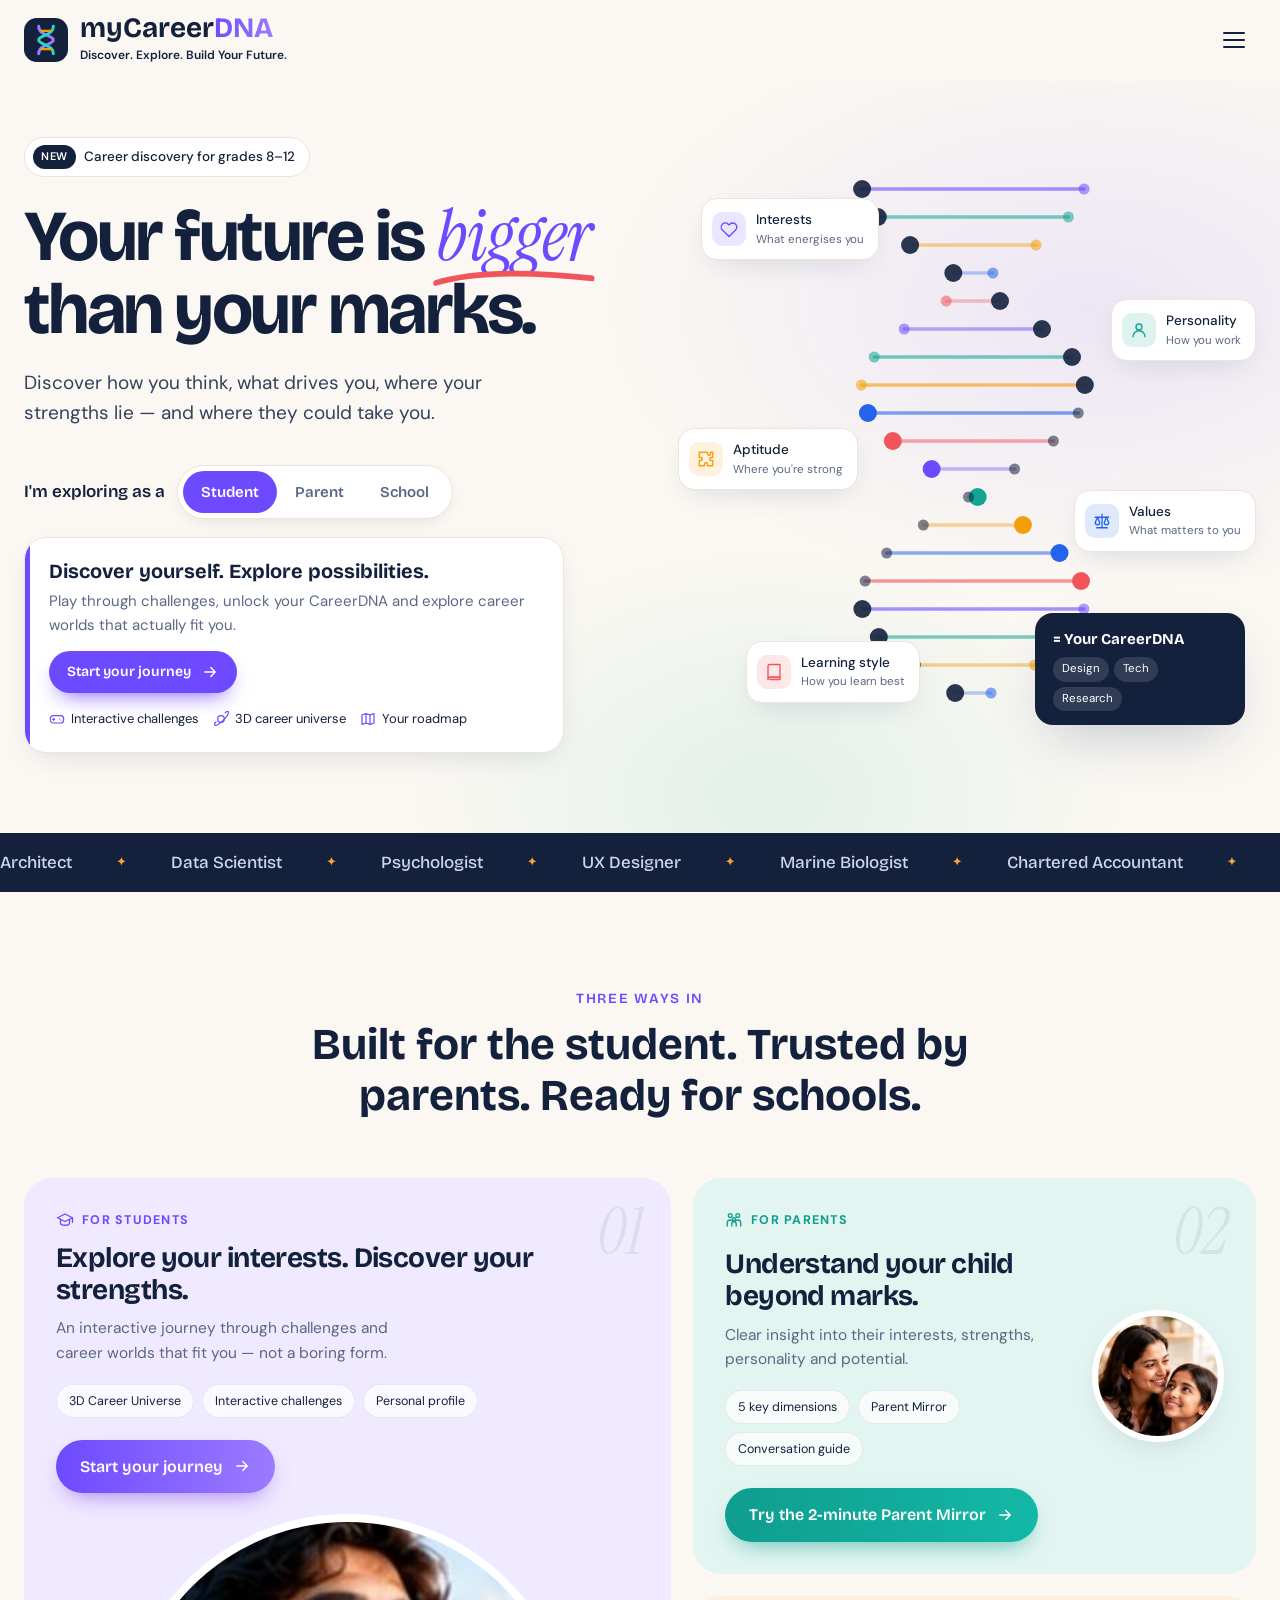
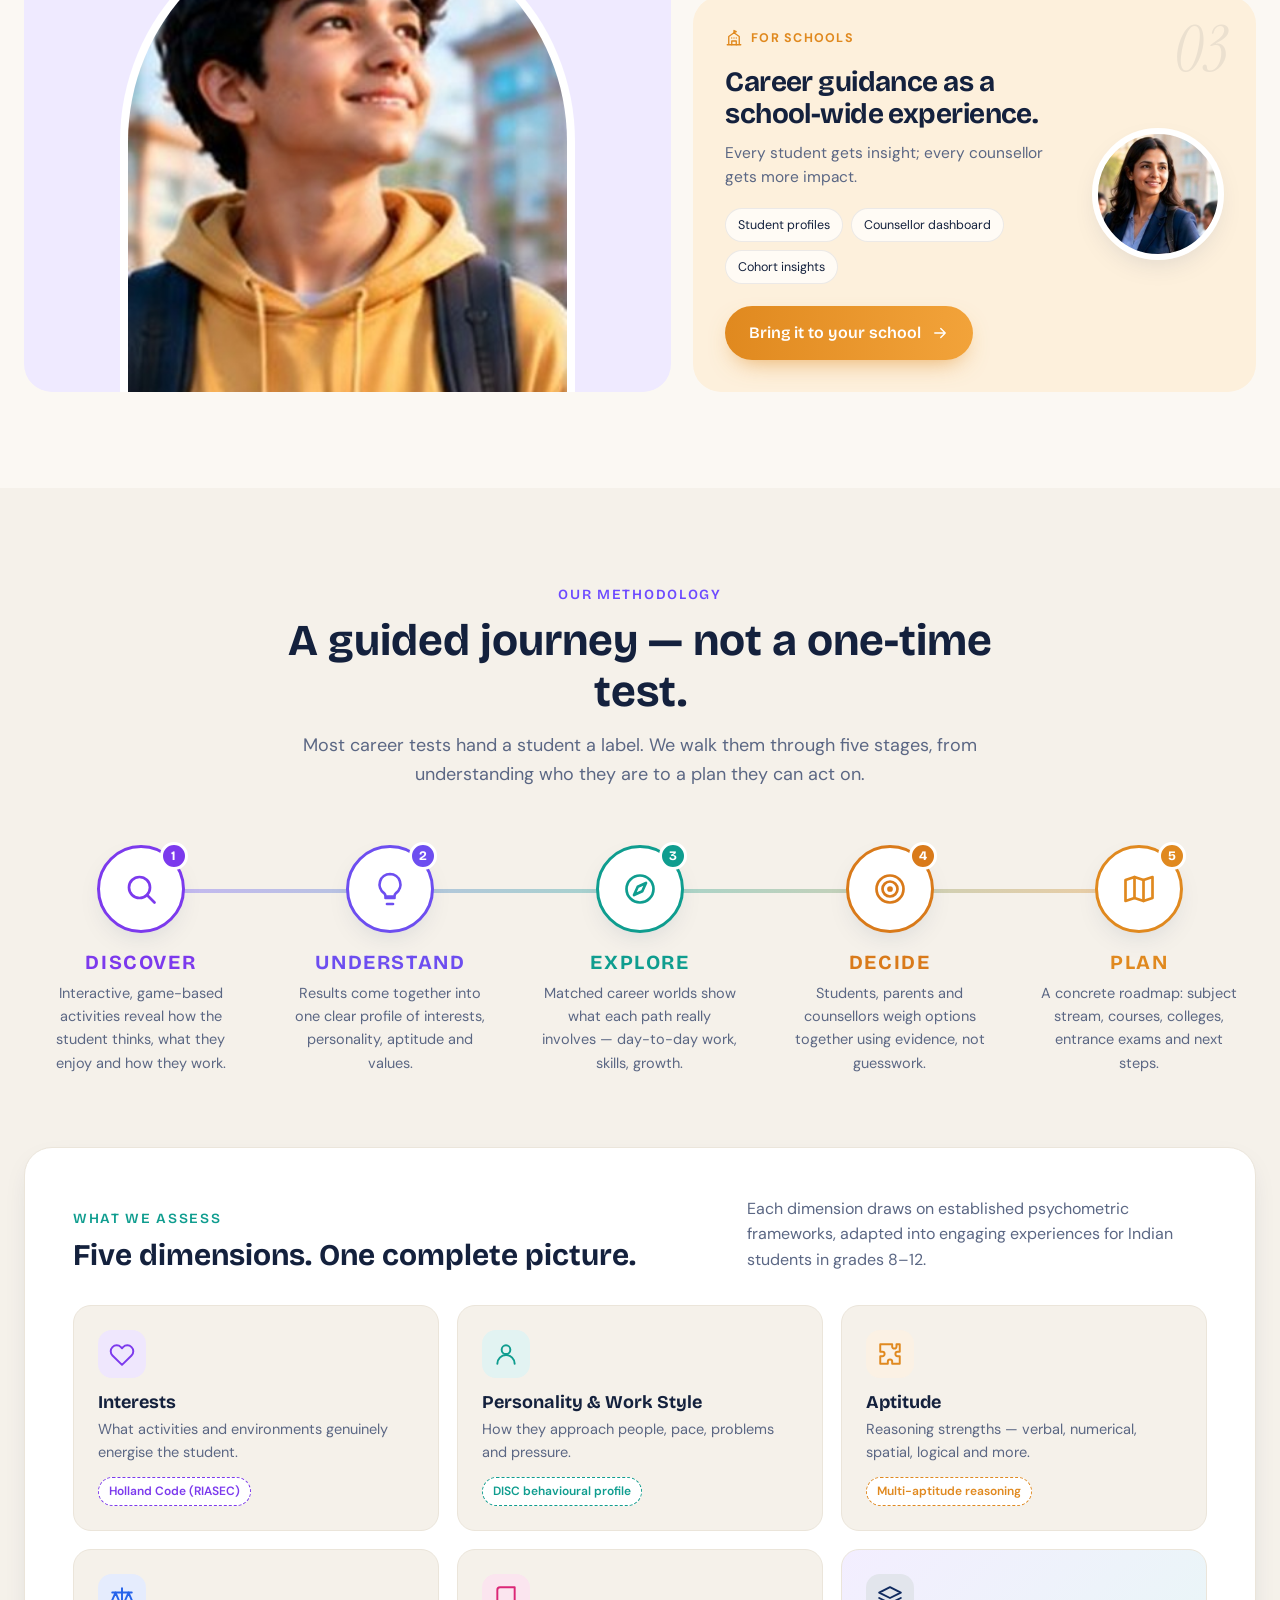
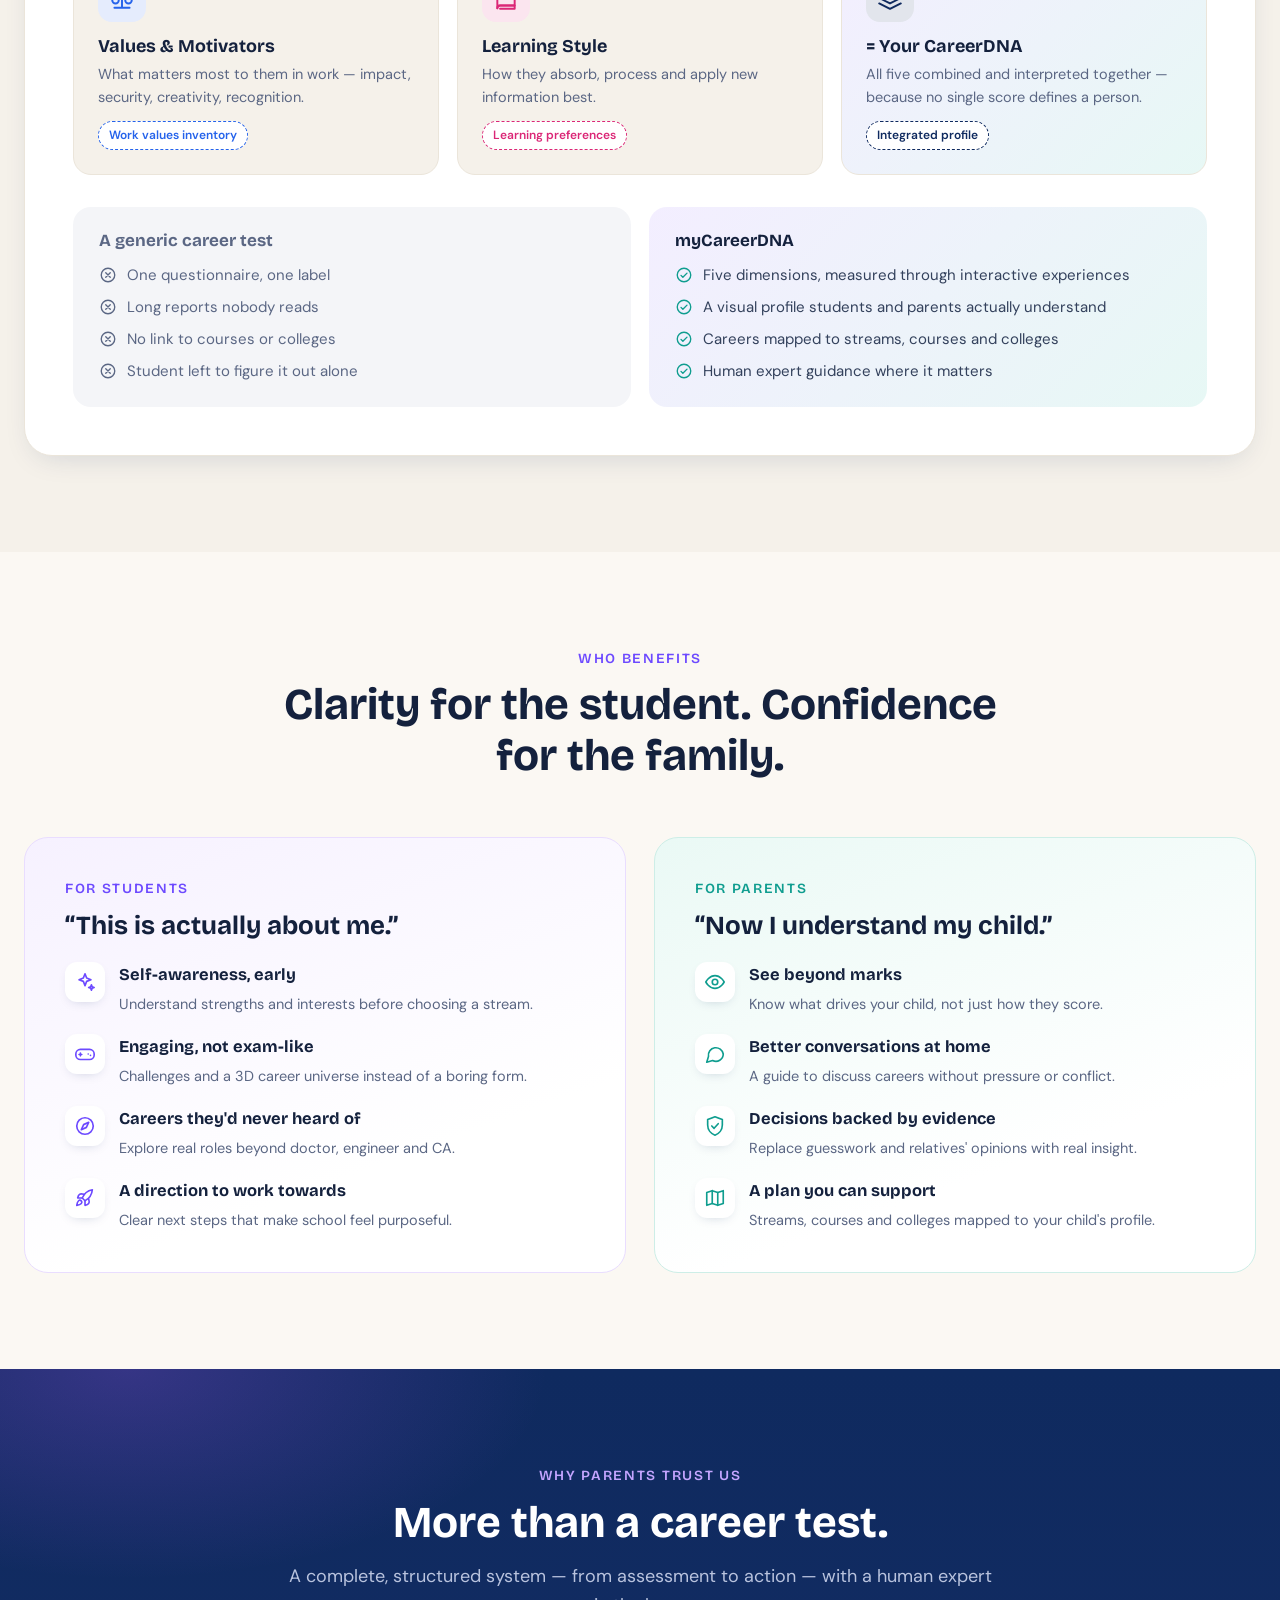
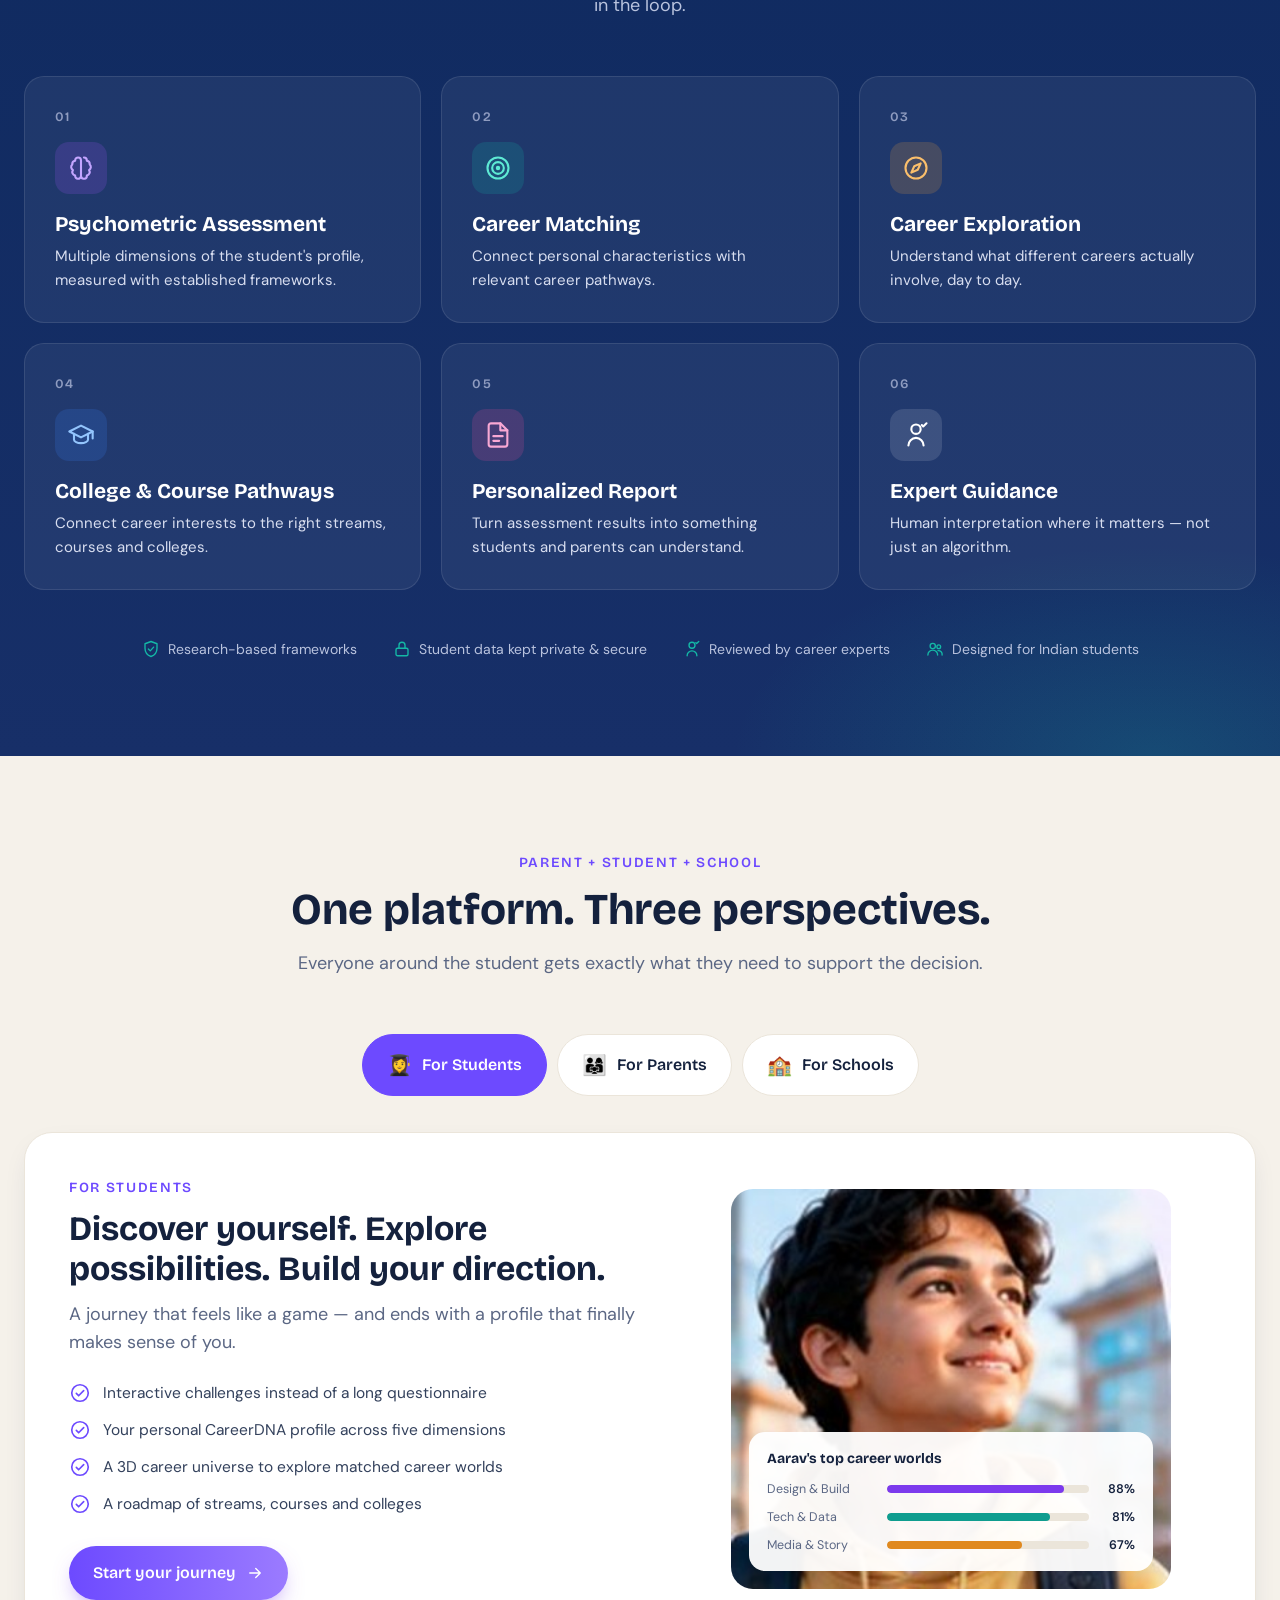
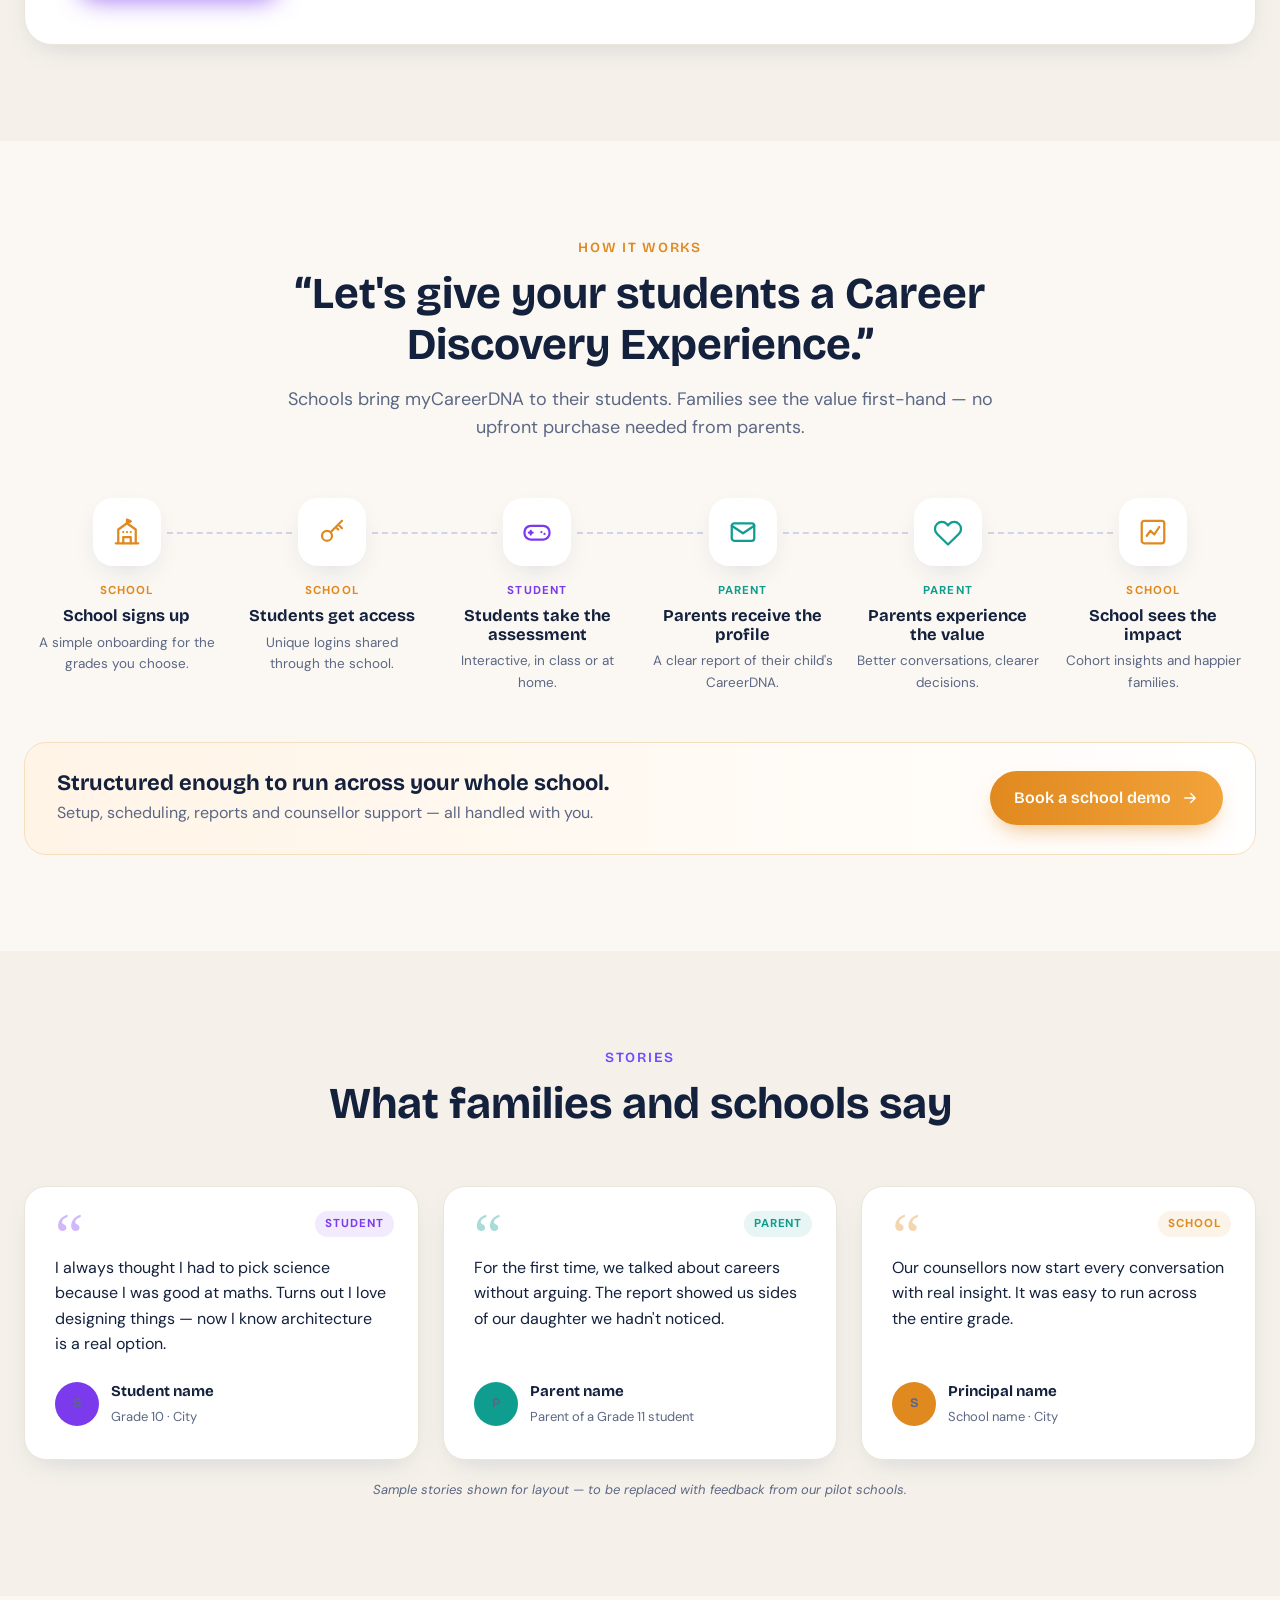
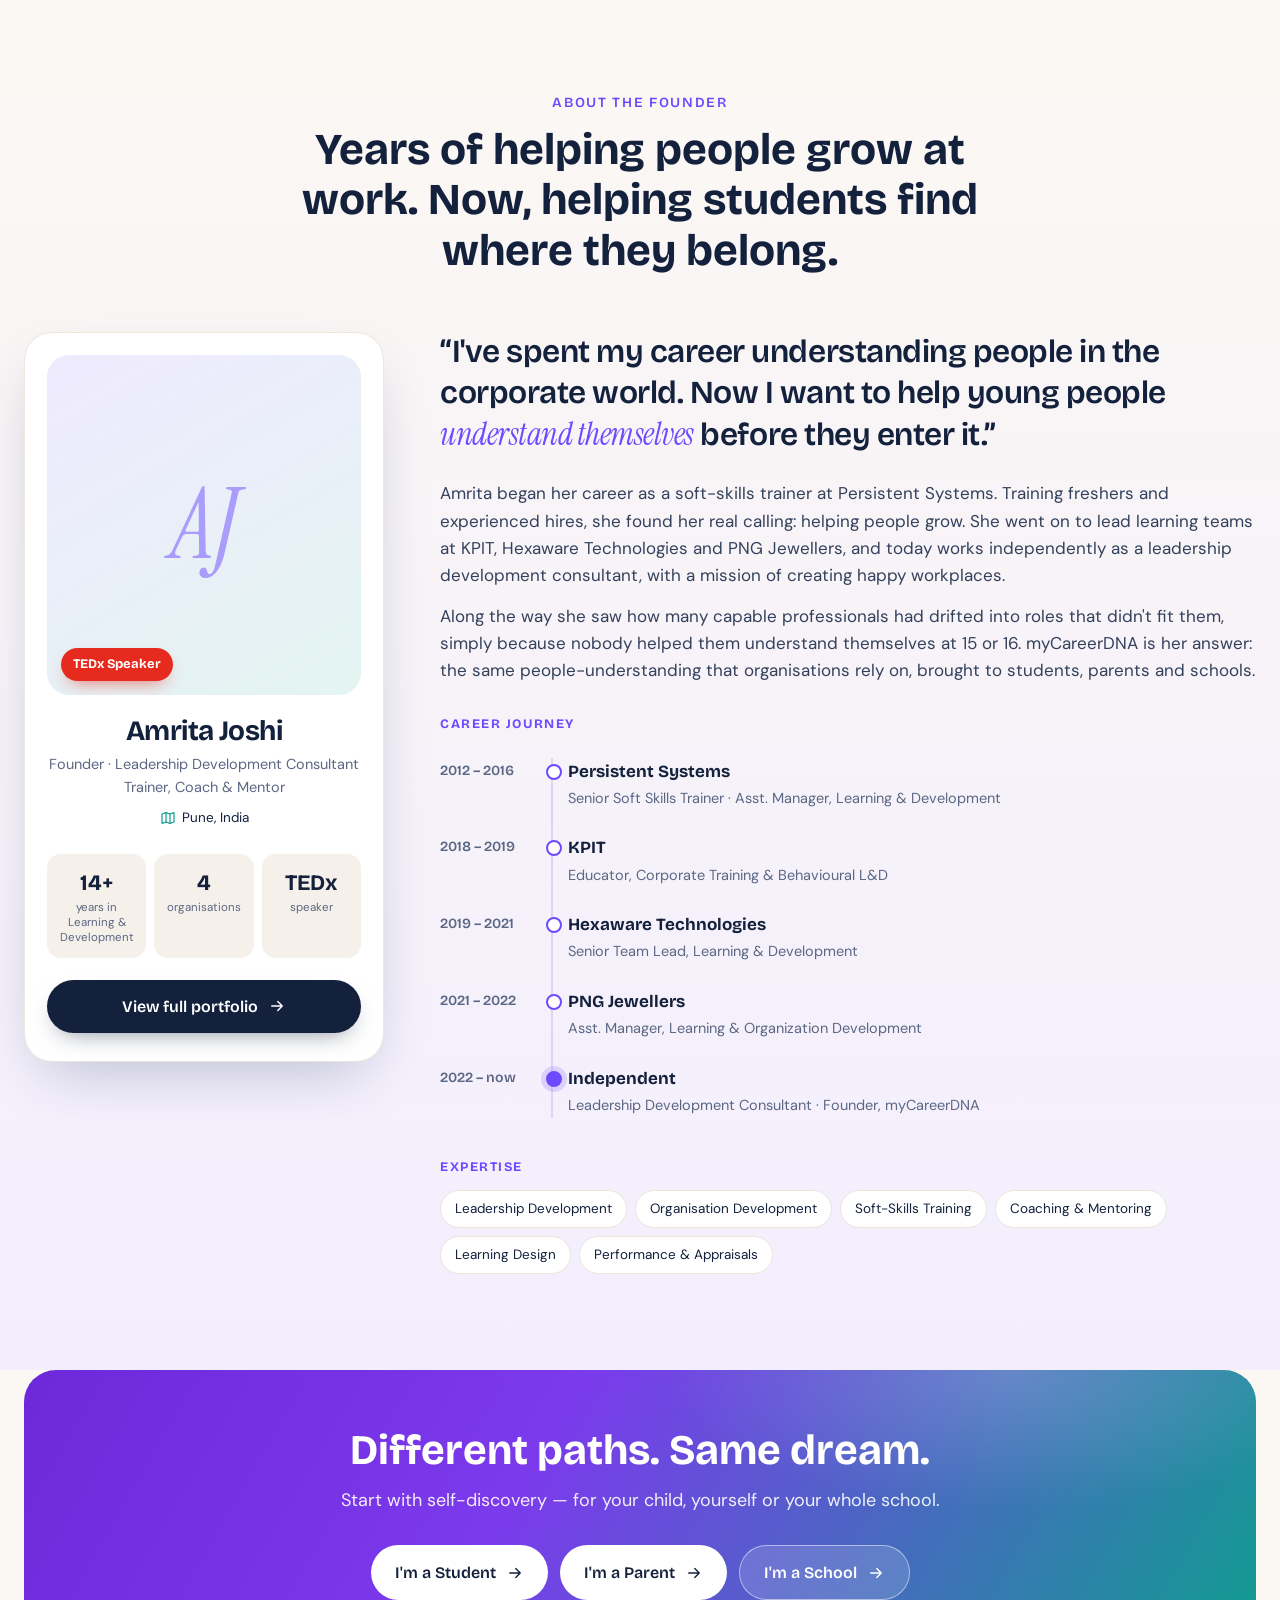
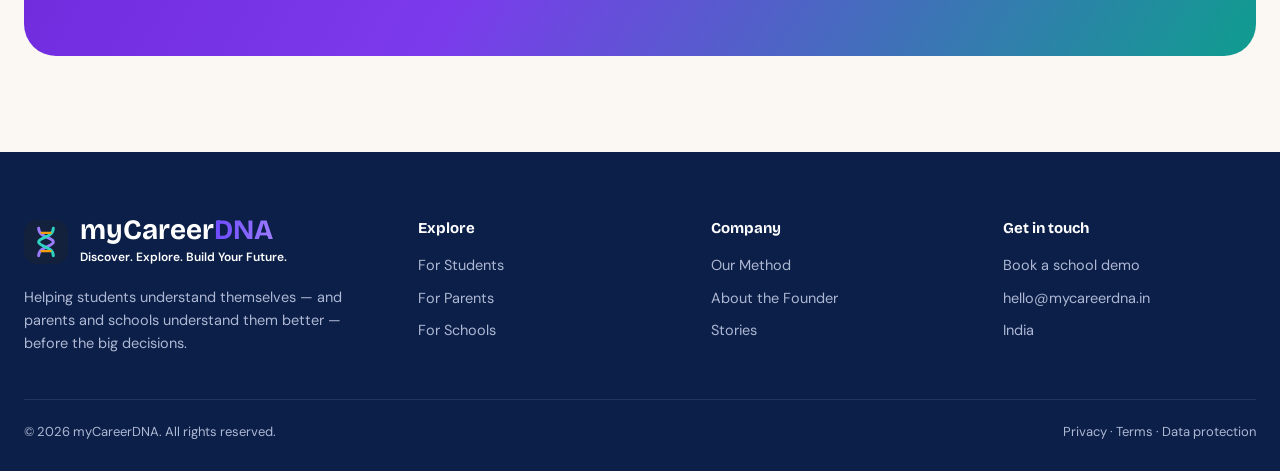
<file: index.html>
<!doctype html>
<html lang="en">
<head>
  <meta charset="utf-8" />
  <meta name="viewport" content="width=device-width, initial-scale=1" />
  <title>myCareerDNA — Your future is bigger than your marks</title>
  <meta name="description" content="Career discovery for students, clarity for parents, structured guidance for schools." />
  <link rel="preconnect" href="https://fonts.googleapis.com" />
  <link rel="preconnect" href="https://fonts.gstatic.com" crossorigin />
  <link href="https://fonts.googleapis.com/css2?family=Bricolage+Grotesque:opsz,wght@12..96,500;12..96,600;12..96,700&family=Caveat:wght@500;600&family=DM+Sans:opsz,wght@9..40,400;9..40,500;9..40,600&family=Instrument+Serif:ital@0;1&display=swap" rel="stylesheet" />
  <link rel="stylesheet" href="css/styles.css" />
</head>
<body data-page="home" id="top">

<!-- ================= HERO ================= -->
<section class="hero2">
  <div class="container hero2-grid">
    <div>
      <span class="pill-eyebrow"><b>NEW</b> Career discovery for grades 8–12</span>
      <h1>Your future is <span class="serif">bigger<svg viewBox="0 0 200 20" preserveAspectRatio="none" aria-hidden="true"><path d="M3 14 C 50 4, 120 4, 197 10" fill="none" stroke="currentColor" stroke-width="5" stroke-linecap="round"/></svg></span> than your marks.</h1>
      <p class="lead">Discover how you think, what drives you, where your strengths lie — and where they could take you.</p>

      <div class="switch-wrap">
        <div class="switch-label">I'm exploring as a
          <div class="seg" role="tablist" aria-label="Choose who you are">
            <span class="thumb"></span>
            <button role="tab" data-aud="student" aria-selected="true">Student</button>
            <button role="tab" data-aud="parent" aria-selected="false">Parent</button>
            <button role="tab" data-aud="school" aria-selected="false">School</button>
          </div>
        </div>
        <div class="preview" id="aud-preview" aria-live="polite"></div>
      </div>
    </div>

    <div class="helix-stage" aria-label="Your CareerDNA: five dimensions woven together">
      <svg class="helix" id="helix" viewBox="0 0 460 560" preserveAspectRatio="xMidYMid meet" aria-hidden="true"></svg>
      <div class="helix-card h1" style="--c:#6d4aff"><span class="dot"><i data-icon="heart"></i></span><div>Interests<small>What energises you</small></div></div>
      <div class="helix-card h2" style="--c:#12a594"><span class="dot"><i data-icon="user"></i></span><div>Personality<small>How you work</small></div></div>
      <div class="helix-card h3" style="--c:#f59e0b"><span class="dot"><i data-icon="puzzle"></i></span><div>Aptitude<small>Where you're strong</small></div></div>
      <div class="helix-card h4" style="--c:#2563eb"><span class="dot"><i data-icon="scale"></i></span><div>Values<small>What matters to you</small></div></div>
      <div class="helix-card h5" style="--c:#f2545b"><span class="dot"><i data-icon="book"></i></span><div>Learning style<small>How you learn best</small></div></div>
      <div class="helix-result"><b>= Your CareerDNA</b><div class="tags"><span>Design</span><span>Tech</span><span>Research</span></div></div>
    </div>
  </div>
</section>

<div class="strip" aria-hidden="true">
  <div class="strip-track">
    <span>Architect</span><span>Data Scientist</span><span>Psychologist</span><span>UX Designer</span><span>Marine Biologist</span><span>Chartered Accountant</span><span>Game Developer</span><span>Journalist</span><span>Civil Servant</span><span>Aerospace Engineer</span><span>Chef</span><span>Doctor</span><span>Entrepreneur</span><span>Animator</span>
    <span>Architect</span><span>Data Scientist</span><span>Psychologist</span><span>UX Designer</span><span>Marine Biologist</span><span>Chartered Accountant</span><span>Game Developer</span><span>Journalist</span><span>Civil Servant</span><span>Aerospace Engineer</span><span>Chef</span><span>Doctor</span><span>Entrepreneur</span><span>Animator</span>
  </div>
</div>

<!-- ================= AUDIENCE BENTO ================= -->
<section class="section">
  <div class="container">
    <div class="section-head reveal">
      <div class="eyebrow">Three ways in</div>
      <h2>Built for the student. Trusted by parents. Ready for schools.</h2>
    </div>
    <div class="bento">
      <a class="tile tile--student reveal" href="students.html">
        <span class="num">01</span>
        <span class="tag"><i data-icon="cap"></i> For students</span>
        <h3>Explore your interests. Discover your strengths.</h3>
        <p>An interactive journey through challenges and career worlds that fit you — not a boring form.</p>
        <div class="tile-links"><span>3D Career Universe</span><span>Interactive challenges</span><span>Personal profile</span></div>
        <span class="btn btn--purple">Start your journey <i data-icon="arrow"></i></span>
        <div class="arch" style="background-image:url(assets/student.jpg)"></div>
      </a>
      <a class="tile tile--parent reveal" href="parents.html">
        <span class="num">02</span>
        <div class="tile-side">
          <div>
            <span class="tag"><i data-icon="family"></i> For parents</span>
            <h3>Understand your child beyond marks.</h3>
            <p>Clear insight into their interests, strengths, personality and potential.</p>
            <div class="tile-links"><span>5 key dimensions</span><span>Parent Mirror</span><span>Conversation guide</span></div>
            <span class="btn btn--teal">Try the 2-minute Parent Mirror <i data-icon="arrow"></i></span>
          </div>
          <div class="circle" style="background-image:url(assets/parent.jpg)"></div>
        </div>
      </a>
      <a class="tile tile--school reveal" href="schools.html">
        <span class="num">03</span>
        <div class="tile-side">
          <div>
            <span class="tag"><i data-icon="school"></i> For schools</span>
            <h3>Career guidance as a school-wide experience.</h3>
            <p>Every student gets insight; every counsellor gets more impact.</p>
            <div class="tile-links"><span>Student profiles</span><span>Counsellor dashboard</span><span>Cohort insights</span></div>
            <span class="btn btn--orange">Bring it to your school <i data-icon="arrow"></i></span>
          </div>
          <div class="circle" style="background-image:url(assets/school.jpg)"></div>
        </div>
      </a>
    </div>
  </div>
</section>

<!-- ================= METHODOLOGY ================= -->
<section class="section section--soft method" id="method">
  <div class="container">
    <div class="section-head reveal">
      <div class="eyebrow">Our methodology</div>
      <h2>A guided journey — not a one-time test.</h2>
      <p>Most career tests hand a student a label. We walk them through five stages, from understanding who they are to a plan they can act on.</p>
    </div>

    <div class="journey reveal">
      <div class="step" style="--c:#7c3aed">
        <div class="step-node"><i data-icon="search"></i><span class="step-num">1</span></div>
        <div><h3>DISCOVER</h3><p>Interactive, game-based activities reveal how the student thinks, what they enjoy and how they work.</p></div>
      </div>
      <div class="step" style="--c:#6d4ef0">
        <div class="step-node"><i data-icon="lightbulb"></i><span class="step-num">2</span></div>
        <div><h3>UNDERSTAND</h3><p>Results come together into one clear profile of interests, personality, aptitude and values.</p></div>
      </div>
      <div class="step" style="--c:#0f9d8f">
        <div class="step-node"><i data-icon="compass"></i><span class="step-num">3</span></div>
        <div><h3>EXPLORE</h3><p>Matched career worlds show what each path really involves — day-to-day work, skills, growth.</p></div>
      </div>
      <div class="step" style="--c:#d97a1a">
        <div class="step-node"><i data-icon="target"></i><span class="step-num">4</span></div>
        <div><h3>DECIDE</h3><p>Students, parents and counsellors weigh options together using evidence, not guesswork.</p></div>
      </div>
      <div class="step" style="--c:#e0891f">
        <div class="step-node"><i data-icon="map"></i><span class="step-num">5</span></div>
        <div><h3>PLAN</h3><p>A concrete roadmap: subject stream, courses, colleges, entrance exams and next steps.</p></div>
      </div>
    </div>

    <!-- Assessment dimensions
         NOTE FOR TEAM: framework tags below are indicative. Confirm the exact instruments
         (DISC, Holland/RIASEC, etc.) with Alisha and update the .dim-tool labels. -->
    <div class="dims-wrap reveal">
      <div class="dims-head">
        <div><div class="eyebrow eyebrow--teal">What we assess</div><h3>Five dimensions. One complete picture.</h3></div>
        <p>Each dimension draws on established psychometric frameworks, adapted into engaging experiences for Indian students in grades 8–12.</p>
      </div>
      <div class="dims">
        <div class="dim" style="--c:#7c3aed">
          <div class="dim-ic"><i data-icon="heart"></i></div>
          <h4>Interests</h4>
          <p>What activities and environments genuinely energise the student.</p>
          <span class="dim-tool">Holland Code (RIASEC)</span>
        </div>
        <div class="dim" style="--c:#0f9d8f">
          <div class="dim-ic"><i data-icon="user"></i></div>
          <h4>Personality &amp; Work Style</h4>
          <p>How they approach people, pace, problems and pressure.</p>
          <span class="dim-tool">DISC behavioural profile</span>
        </div>
        <div class="dim" style="--c:#e0891f">
          <div class="dim-ic"><i data-icon="puzzle"></i></div>
          <h4>Aptitude</h4>
          <p>Reasoning strengths — verbal, numerical, spatial, logical and more.</p>
          <span class="dim-tool">Multi-aptitude reasoning</span>
        </div>
        <div class="dim" style="--c:#2563eb">
          <div class="dim-ic"><i data-icon="scale"></i></div>
          <h4>Values &amp; Motivators</h4>
          <p>What matters most to them in work — impact, security, creativity, recognition.</p>
          <span class="dim-tool">Work values inventory</span>
        </div>
        <div class="dim" style="--c:#db2777">
          <div class="dim-ic"><i data-icon="book"></i></div>
          <h4>Learning Style</h4>
          <p>How they absorb, process and apply new information best.</p>
          <span class="dim-tool">Learning preferences</span>
        </div>
        <div class="dim" style="--c:#0f2a5f; background:linear-gradient(135deg,#f3eeff,#e7f8f5)">
          <div class="dim-ic"><i data-icon="layers"></i></div>
          <h4>= Your CareerDNA</h4>
          <p>All five combined and interpreted together — because no single score defines a person.</p>
          <span class="dim-tool">Integrated profile</span>
        </div>
      </div>

      <div class="vs-generic">
        <div class="vs-col vs-col--bad">
          <h4>A generic career test</h4>
          <ul>
            <li><i data-icon="x"></i>One questionnaire, one label</li>
            <li><i data-icon="x"></i>Long reports nobody reads</li>
            <li><i data-icon="x"></i>No link to courses or colleges</li>
            <li><i data-icon="x"></i>Student left to figure it out alone</li>
          </ul>
        </div>
        <div class="vs-col vs-col--good">
          <h4>myCareerDNA</h4>
          <ul>
            <li><i data-icon="check"></i>Five dimensions, measured through interactive experiences</li>
            <li><i data-icon="check"></i>A visual profile students and parents actually understand</li>
            <li><i data-icon="check"></i>Careers mapped to streams, courses and colleges</li>
            <li><i data-icon="check"></i>Human expert guidance where it matters</li>
          </ul>
        </div>
      </div>
    </div>
  </div>
</section>

<!-- ================= BENEFITS ================= -->
<section class="section">
  <div class="container">
    <div class="section-head reveal">
      <div class="eyebrow">Who benefits</div>
      <h2>Clarity for the student. Confidence for the family.</h2>
    </div>
    <div class="benefit-grid">
      <div class="benefit benefit--student reveal">
        <div class="eyebrow">For students</div>
        <h3>“This is actually about me.”</h3>
        <ul>
          <li><span class="b-ic"><i data-icon="sparkles"></i></span><div><strong>Self-awareness, early</strong><span>Understand strengths and interests before choosing a stream.</span></div></li>
          <li><span class="b-ic"><i data-icon="gamepad"></i></span><div><strong>Engaging, not exam-like</strong><span>Challenges and a 3D career universe instead of a boring form.</span></div></li>
          <li><span class="b-ic"><i data-icon="compass"></i></span><div><strong>Careers they'd never heard of</strong><span>Explore real roles beyond doctor, engineer and CA.</span></div></li>
          <li><span class="b-ic"><i data-icon="rocket"></i></span><div><strong>A direction to work towards</strong><span>Clear next steps that make school feel purposeful.</span></div></li>
        </ul>
      </div>
      <div class="benefit benefit--parent reveal">
        <div class="eyebrow eyebrow--teal">For parents</div>
        <h3>“Now I understand my child.”</h3>
        <ul>
          <li><span class="b-ic"><i data-icon="eye"></i></span><div><strong>See beyond marks</strong><span>Know what drives your child, not just how they score.</span></div></li>
          <li><span class="b-ic"><i data-icon="chat"></i></span><div><strong>Better conversations at home</strong><span>A guide to discuss careers without pressure or conflict.</span></div></li>
          <li><span class="b-ic"><i data-icon="shield"></i></span><div><strong>Decisions backed by evidence</strong><span>Replace guesswork and relatives' opinions with real insight.</span></div></li>
          <li><span class="b-ic"><i data-icon="map"></i></span><div><strong>A plan you can support</strong><span>Streams, courses and colleges mapped to your child's profile.</span></div></li>
        </ul>
      </div>
    </div>
  </div>
</section>

<!-- ================= WHY TRUST ================= -->
<section class="section trust" id="trust">
  <div class="container">
    <div class="section-head reveal">
      <div class="eyebrow">Why parents trust us</div>
      <h2>More than a career test.</h2>
      <p>A complete, structured system — from assessment to action — with a human expert in the loop.</p>
    </div>
    <div class="trust-grid">
      <div class="trust-card reveal"><div class="t-num">01</div><div class="t-ic" style="background:rgba(168,85,247,.18);color:#c4a5ff"><i data-icon="brain"></i></div><h3>Psychometric Assessment</h3><p>Multiple dimensions of the student's profile, measured with established frameworks.</p></div>
      <div class="trust-card reveal"><div class="t-num">02</div><div class="t-ic" style="background:rgba(20,184,166,.18);color:#5eead4"><i data-icon="target"></i></div><h3>Career Matching</h3><p>Connect personal characteristics with relevant career pathways.</p></div>
      <div class="trust-card reveal"><div class="t-num">03</div><div class="t-ic" style="background:rgba(242,163,58,.18);color:#fbbf6b"><i data-icon="compass"></i></div><h3>Career Exploration</h3><p>Understand what different careers actually involve, day to day.</p></div>
      <div class="trust-card reveal"><div class="t-num">04</div><div class="t-ic" style="background:rgba(59,130,246,.18);color:#93c5fd"><i data-icon="cap"></i></div><h3>College &amp; Course Pathways</h3><p>Connect career interests to the right streams, courses and colleges.</p></div>
      <div class="trust-card reveal"><div class="t-num">05</div><div class="t-ic" style="background:rgba(236,72,153,.18);color:#f9a8d4"><i data-icon="file"></i></div><h3>Personalized Report</h3><p>Turn assessment results into something students and parents can understand.</p></div>
      <div class="trust-card reveal"><div class="t-num">06</div><div class="t-ic" style="background:rgba(255,255,255,.12);color:#fff"><i data-icon="expert"></i></div><h3>Expert Guidance</h3><p>Human interpretation where it matters — not just an algorithm.</p></div>
    </div>
    <div class="trust-badges">
      <span><i data-icon="shield"></i>Research-based frameworks</span>
      <span><i data-icon="lock"></i>Student data kept private &amp; secure</span>
      <span><i data-icon="expert"></i>Reviewed by career experts</span>
      <span><i data-icon="users"></i>Designed for Indian students</span>
    </div>
  </div>
</section>

<!-- ================= PARENT + STUDENT + SCHOOL TABS ================= -->
<section class="section section--soft" data-tabs>
  <div class="container">
    <div class="section-head reveal">
      <div class="eyebrow">Parent + Student + School</div>
      <h2>One platform. Three perspectives.</h2>
      <p>Everyone around the student gets exactly what they need to support the decision.</p>
    </div>
    <div class="tabs" role="tablist">
      <button class="tab" role="tab" data-tab="students" aria-selected="true"><span class="emoji">👩‍🎓</span>For Students</button>
      <button class="tab" role="tab" data-tab="parents" aria-selected="false"><span class="emoji">👨‍👩‍👧</span>For Parents</button>
      <button class="tab" role="tab" data-tab="schools" aria-selected="false"><span class="emoji">🏫</span>For Schools</button>
    </div>

    <div class="panel panel--students active" data-panel="students" role="tabpanel">
      <div>
        <div class="eyebrow">For students</div>
        <h3>Discover yourself. Explore possibilities. Build your direction.</h3>
        <p class="panel-lead">A journey that feels like a game — and ends with a profile that finally makes sense of you.</p>
        <ul class="check-list">
          <li><i data-icon="check"></i>Interactive challenges instead of a long questionnaire</li>
          <li><i data-icon="check"></i>Your personal CareerDNA profile across five dimensions</li>
          <li><i data-icon="check"></i>A 3D career universe to explore matched career worlds</li>
          <li><i data-icon="check"></i>A roadmap of streams, courses and colleges</li>
        </ul>
        <a class="btn btn--purple" href="students.html">Start your journey <i data-icon="arrow"></i></a>
      </div>
      <div class="panel-visual" style="background-image:url(assets/student.jpg)">
        <div class="panel-float">
          <strong>Aarav's top career worlds</strong>
          <div class="bars">
            <div class="bar" style="--c:#7c3aed">Design &amp; Build<i style="--w:88%"></i><b>88%</b></div>
            <div class="bar" style="--c:#0f9d8f">Tech &amp; Data<i style="--w:81%"></i><b>81%</b></div>
            <div class="bar" style="--c:#e0891f">Media &amp; Story<i style="--w:67%"></i><b>67%</b></div>
          </div>
        </div>
      </div>
    </div>

    <div class="panel panel--parents" data-panel="parents" role="tabpanel">
      <div>
        <div class="eyebrow eyebrow--teal">For parents</div>
        <h3>Understand your child's strengths and make career conversations more informed.</h3>
        <p class="panel-lead">See the full picture of who your child is — and get guidance on how to talk about it.</p>
        <ul class="check-list">
          <li><i data-icon="check"></i>A clear, jargon-free report of your child's profile</li>
          <li><i data-icon="check"></i>The 2-Minute Parent Mirror: compare how you see them with how they see themselves</li>
          <li><i data-icon="check"></i>A conversation guide for career discussions at home</li>
          <li><i data-icon="check"></i>Optional one-on-one session with a career expert</li>
        </ul>
        <a class="btn btn--teal" href="parents.html">See what parents get <i data-icon="arrow"></i></a>
      </div>
      <div class="panel-visual" style="background-image:url(assets/parent.jpg)">
        <div class="panel-float">
          <strong>Parent Mirror · You vs. your child</strong>
          <div class="bars">
            <div class="bar" style="--c:#0f9d8f">Creativity (you)<i style="--w:55%"></i><b>55</b></div>
            <div class="bar" style="--c:#7c3aed">Creativity (child)<i style="--w:86%"></i><b>86</b></div>
          </div>
        </div>
      </div>
    </div>

    <div class="panel panel--schools" data-panel="schools" role="tabpanel">
      <div>
        <div class="eyebrow eyebrow--orange">For schools</div>
        <h3>Give students structured career guidance at scale.</h3>
        <p class="panel-lead">A ready-to-run programme that works for an entire grade — and makes your counsellors more effective.</p>
        <ul class="check-list">
          <li><i data-icon="check"></i>Roll out to a full grade in one scheduled session</li>
          <li><i data-icon="check"></i>Counsellor dashboard with every student's profile</li>
          <li><i data-icon="check"></i>Cohort insights for academic and stream planning</li>
          <li><i data-icon="check"></i>Parent reports that strengthen school–family trust</li>
        </ul>
        <a class="btn btn--orange" href="schools.html">Bring this to your school <i data-icon="arrow"></i></a>
      </div>
      <div class="panel-visual" style="background-image:url(assets/school.jpg)">
        <div class="panel-float">
          <strong>Grade 10 · Cohort interests</strong>
          <div class="bars">
            <div class="bar" style="--c:#e0891f">Investigative<i style="--w:72%"></i><b>72%</b></div>
            <div class="bar" style="--c:#7c3aed">Artistic<i style="--w:58%"></i><b>58%</b></div>
            <div class="bar" style="--c:#0f9d8f">Social<i style="--w:49%"></i><b>49%</b></div>
          </div>
        </div>
      </div>
    </div>
  </div>
</section>

<!-- ================= HOW IT WORKS (SCHOOL MODEL) ================= -->
<section class="section" id="how">
  <div class="container">
    <div class="section-head reveal">
      <div class="eyebrow eyebrow--orange">How it works</div>
      <h2>“Let's give your students a Career Discovery Experience.”</h2>
      <p>Schools bring myCareerDNA to their students. Families see the value first-hand — no upfront purchase needed from parents.</p>
    </div>
    <div class="flow reveal">
      <div class="flow-step" style="--c:#e0891f"><div class="flow-ic"><i data-icon="school"></i></div><div><div class="who">School</div><h4>School signs up</h4><p>A simple onboarding for the grades you choose.</p></div></div>
      <div class="flow-step" style="--c:#e0891f"><div class="flow-ic"><i data-icon="key"></i></div><div><div class="who">School</div><h4>Students get access</h4><p>Unique logins shared through the school.</p></div></div>
      <div class="flow-step" style="--c:#7c3aed"><div class="flow-ic"><i data-icon="gamepad"></i></div><div><div class="who">Student</div><h4>Students take the assessment</h4><p>Interactive, in class or at home.</p></div></div>
      <div class="flow-step" style="--c:#0f9d8f"><div class="flow-ic"><i data-icon="mail"></i></div><div><div class="who">Parent</div><h4>Parents receive the profile</h4><p>A clear report of their child's CareerDNA.</p></div></div>
      <div class="flow-step" style="--c:#0f9d8f"><div class="flow-ic"><i data-icon="heart"></i></div><div><div class="who">Parent</div><h4>Parents experience the value</h4><p>Better conversations, clearer decisions.</p></div></div>
      <div class="flow-step" style="--c:#e0891f"><div class="flow-ic"><i data-icon="chart"></i></div><div><div class="who">School</div><h4>School sees the impact</h4><p>Cohort insights and happier families.</p></div></div>
    </div>
    <div class="flow-note reveal">
      <div><h4>Structured enough to run across your whole school.</h4><p>Setup, scheduling, reports and counsellor support — all handled with you.</p></div>
      <a class="btn btn--orange" href="schools.html#contact">Book a school demo <i data-icon="arrow"></i></a>
    </div>
  </div>
</section>

<!-- ================= TESTIMONIALS =================
     NOTE FOR TEAM: these are SAMPLE quotes for layout only.
     Replace with real, consented feedback from pilot students/parents/schools before launch. -->
<section class="section section--soft" id="stories">
  <div class="container">
    <div class="section-head reveal">
      <div class="eyebrow">Stories</div>
      <h2>What families and schools say</h2>
    </div>
    <div class="testi-grid">
      <figure class="testi reveal" style="--c:#7c3aed">
        <span class="testi-role">Student</span>
        <div class="quote-mark">“</div>
        <blockquote>I always thought I had to pick science because I was good at maths. Turns out I love designing things — now I know architecture is a real option.</blockquote>
        <figcaption class="testi-who"><span class="avatar">S</span><div><strong>Student name</strong><span>Grade 10 · City</span></div></figcaption>
      </figure>
      <figure class="testi reveal" style="--c:#0f9d8f">
        <span class="testi-role">Parent</span>
        <div class="quote-mark">“</div>
        <blockquote>For the first time, we talked about careers without arguing. The report showed us sides of our daughter we hadn't noticed.</blockquote>
        <figcaption class="testi-who"><span class="avatar">P</span><div><strong>Parent name</strong><span>Parent of a Grade 11 student</span></div></figcaption>
      </figure>
      <figure class="testi reveal" style="--c:#e0891f">
        <span class="testi-role">School</span>
        <div class="quote-mark">“</div>
        <blockquote>Our counsellors now start every conversation with real insight. It was easy to run across the entire grade.</blockquote>
        <figcaption class="testi-who"><span class="avatar">S</span><div><strong>Principal name</strong><span>School name · City</span></div></figcaption>
      </figure>
    </div>
    <p class="sample-note">Sample stories shown for layout — to be replaced with feedback from our pilot schools.</p>
  </div>
</section>

<!-- ================= ABOUT THE FOUNDER =================
     Source: https://amrita-portfolio-wine.vercel.app/
     Photo loads from the portfolio site; to self-host, save it as assets/amrita.jpg and change the src. -->
<section class="section founder-sec" id="founder">
  <div class="container">
    <div class="section-head reveal">
      <div class="eyebrow">About the founder</div>
      <h2>Years of helping people grow at work. Now, helping students find where they belong.</h2>
    </div>

    <div class="founder2">
      <div class="f-card reveal">
        <a class="f-photo" href="https://amrita-portfolio-wine.vercel.app/" target="_blank" rel="noopener" aria-label="Open Amrita Joshi's portfolio">
          <img src="https://amrita-portfolio-wine.vercel.app/assets/amrita.jpg" alt="Amrita Joshi, founder of myCareerDNA" loading="lazy" onerror="this.remove()" />
          <span class="f-initials" aria-hidden="true">AJ</span>
          <span class="f-badge">TEDx Speaker</span>
        </a>
        <h3><a href="https://amrita-portfolio-wine.vercel.app/" target="_blank" rel="noopener">Amrita Joshi</a></h3>
        <p class="f-role">Founder · Leadership Development Consultant<br />Trainer, Coach &amp; Mentor</p>
        <p class="f-loc"><i data-icon="map"></i> Pune, India</p>
        <div class="f-stats">
          <div><b>14+</b><span>years in Learning &amp; Development</span></div>
          <div><b>4</b><span>organisations</span></div>
          <div><b>TEDx</b><span>speaker</span></div>
        </div>
        <a class="btn btn--navy" href="https://amrita-portfolio-wine.vercel.app/" target="_blank" rel="noopener">View full portfolio <i data-icon="arrow"></i></a>
      </div>

      <div class="f-story reveal">
        <blockquote>“I've spent my career understanding people in the corporate world. Now I want to help young people <em>understand themselves</em> before they enter it.”</blockquote>
        <p>Amrita began her career as a soft-skills trainer at Persistent Systems. Training freshers and experienced hires, she found her real calling: helping people grow. She went on to lead learning teams at KPIT, Hexaware Technologies and PNG Jewellers, and today works independently as a leadership development consultant, with a mission of creating happy workplaces.</p>
        <p>Along the way she saw how many capable professionals had drifted into roles that didn't fit them, simply because nobody helped them understand themselves at 15 or 16. myCareerDNA is her answer: the same people-understanding that organisations rely on, brought to students, parents and schools.</p>

        <h4 class="f-sub">Career journey</h4>
        <ol class="f-timeline">
          <li><span class="yr">2012 – 2016</span><div><b>Persistent Systems</b><span>Senior Soft Skills Trainer · Asst. Manager, Learning &amp; Development</span></div></li>
          <li><span class="yr">2018 – 2019</span><div><b>KPIT</b><span>Educator, Corporate Training &amp; Behavioural L&amp;D</span></div></li>
          <li><span class="yr">2019 – 2021</span><div><b>Hexaware Technologies</b><span>Senior Team Lead, Learning &amp; Development</span></div></li>
          <li><span class="yr">2021 – 2022</span><div><b>PNG Jewellers</b><span>Asst. Manager, Learning &amp; Organization Development</span></div></li>
          <li class="now"><span class="yr">2022 – now</span><div><b>Independent</b><span>Leadership Development Consultant · Founder, myCareerDNA</span></div></li>
        </ol>

        <h4 class="f-sub">Expertise</h4>
        <div class="f-chips"><span>Leadership Development</span><span>Organisation Development</span><span>Soft-Skills Training</span><span>Coaching &amp; Mentoring</span><span>Learning Design</span><span>Performance &amp; Appraisals</span></div>
      </div>
    </div>
  </div>
</section>

<!-- ================= CTA ================= -->
<section class="cta-band">
  <div class="container">
    <div class="cta-inner reveal">
      <h2>Different paths. Same dream.</h2>
      <p>Start with self-discovery — for your child, yourself or your whole school.</p>
      <div class="row">
        <a class="btn" href="students.html">I'm a Student <i data-icon="arrow"></i></a>
        <a class="btn" href="parents.html">I'm a Parent <i data-icon="arrow"></i></a>
        <a class="btn alt" href="schools.html">I'm a School <i data-icon="arrow"></i></a>
      </div>
    </div>
  </div>
</section>

<script src="js/main.js"></script>
<script src="js/home.js"></script>
</body>
</html>
</file>
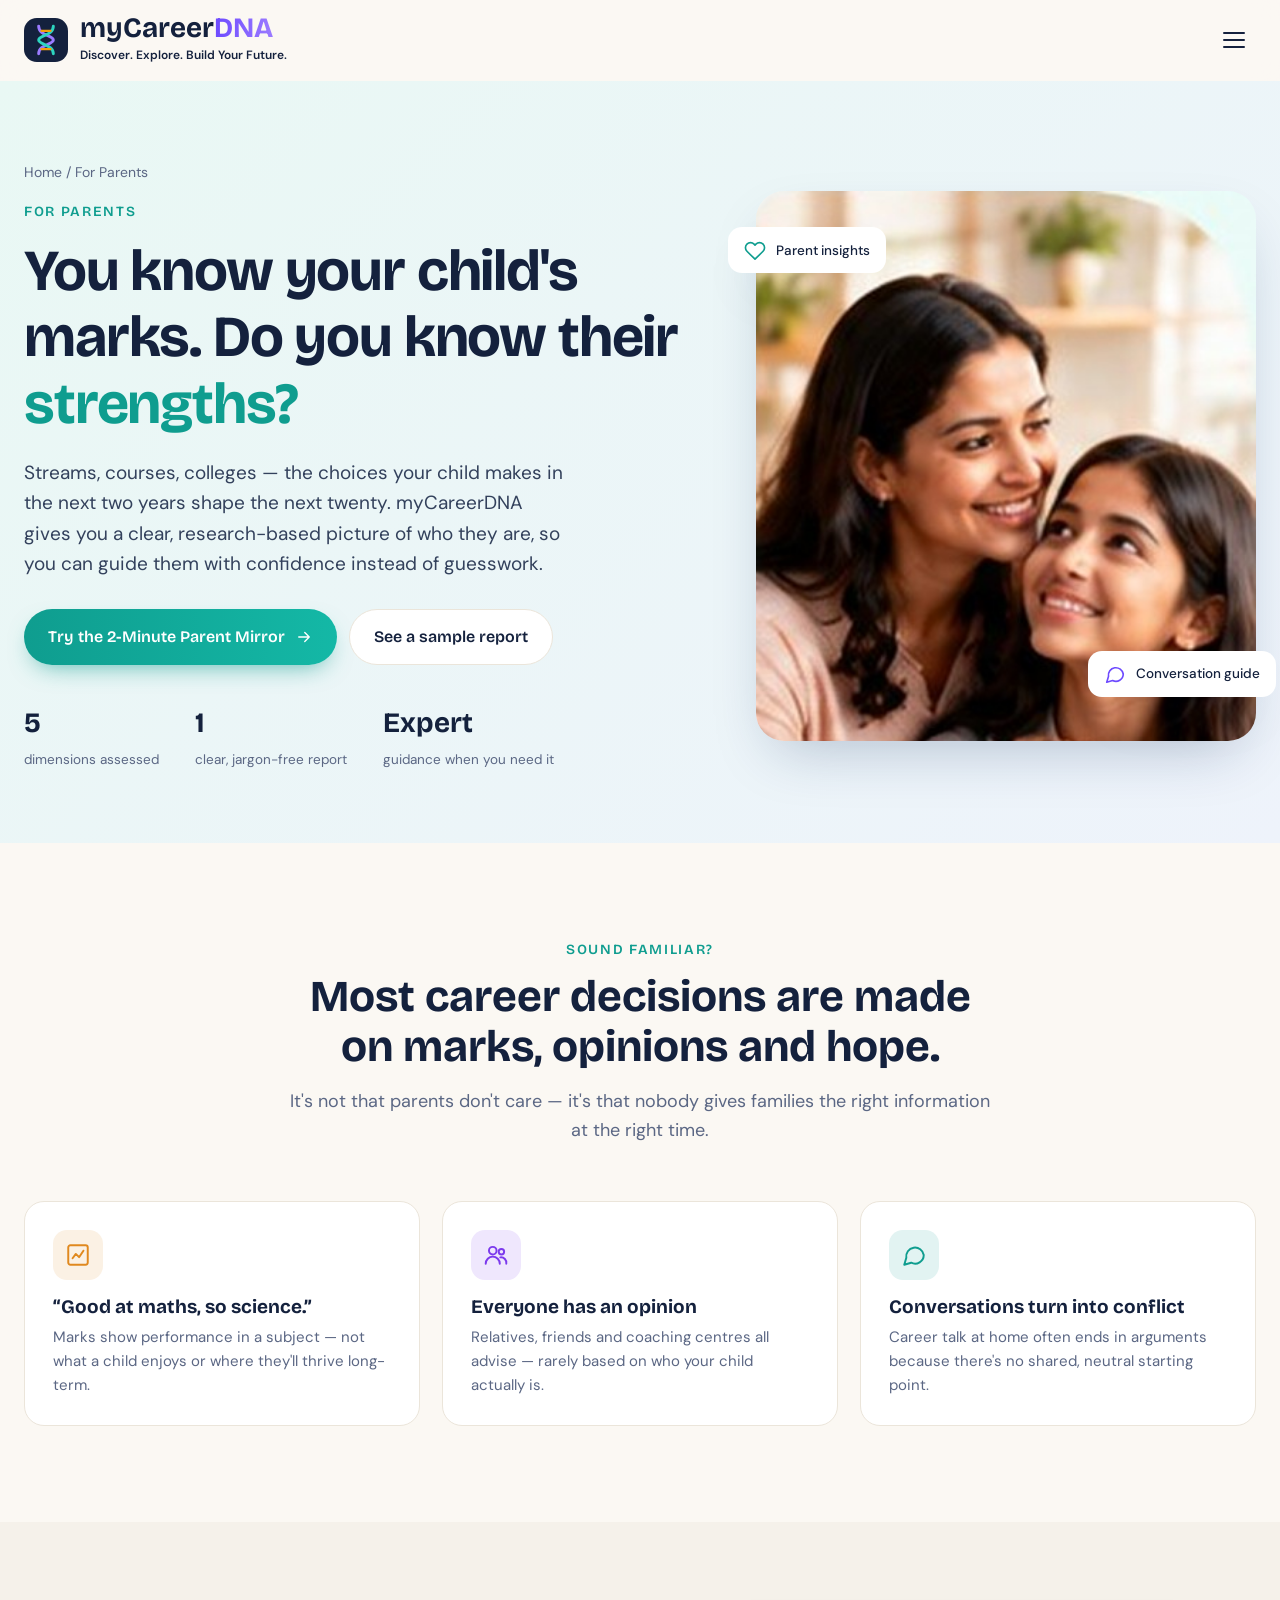
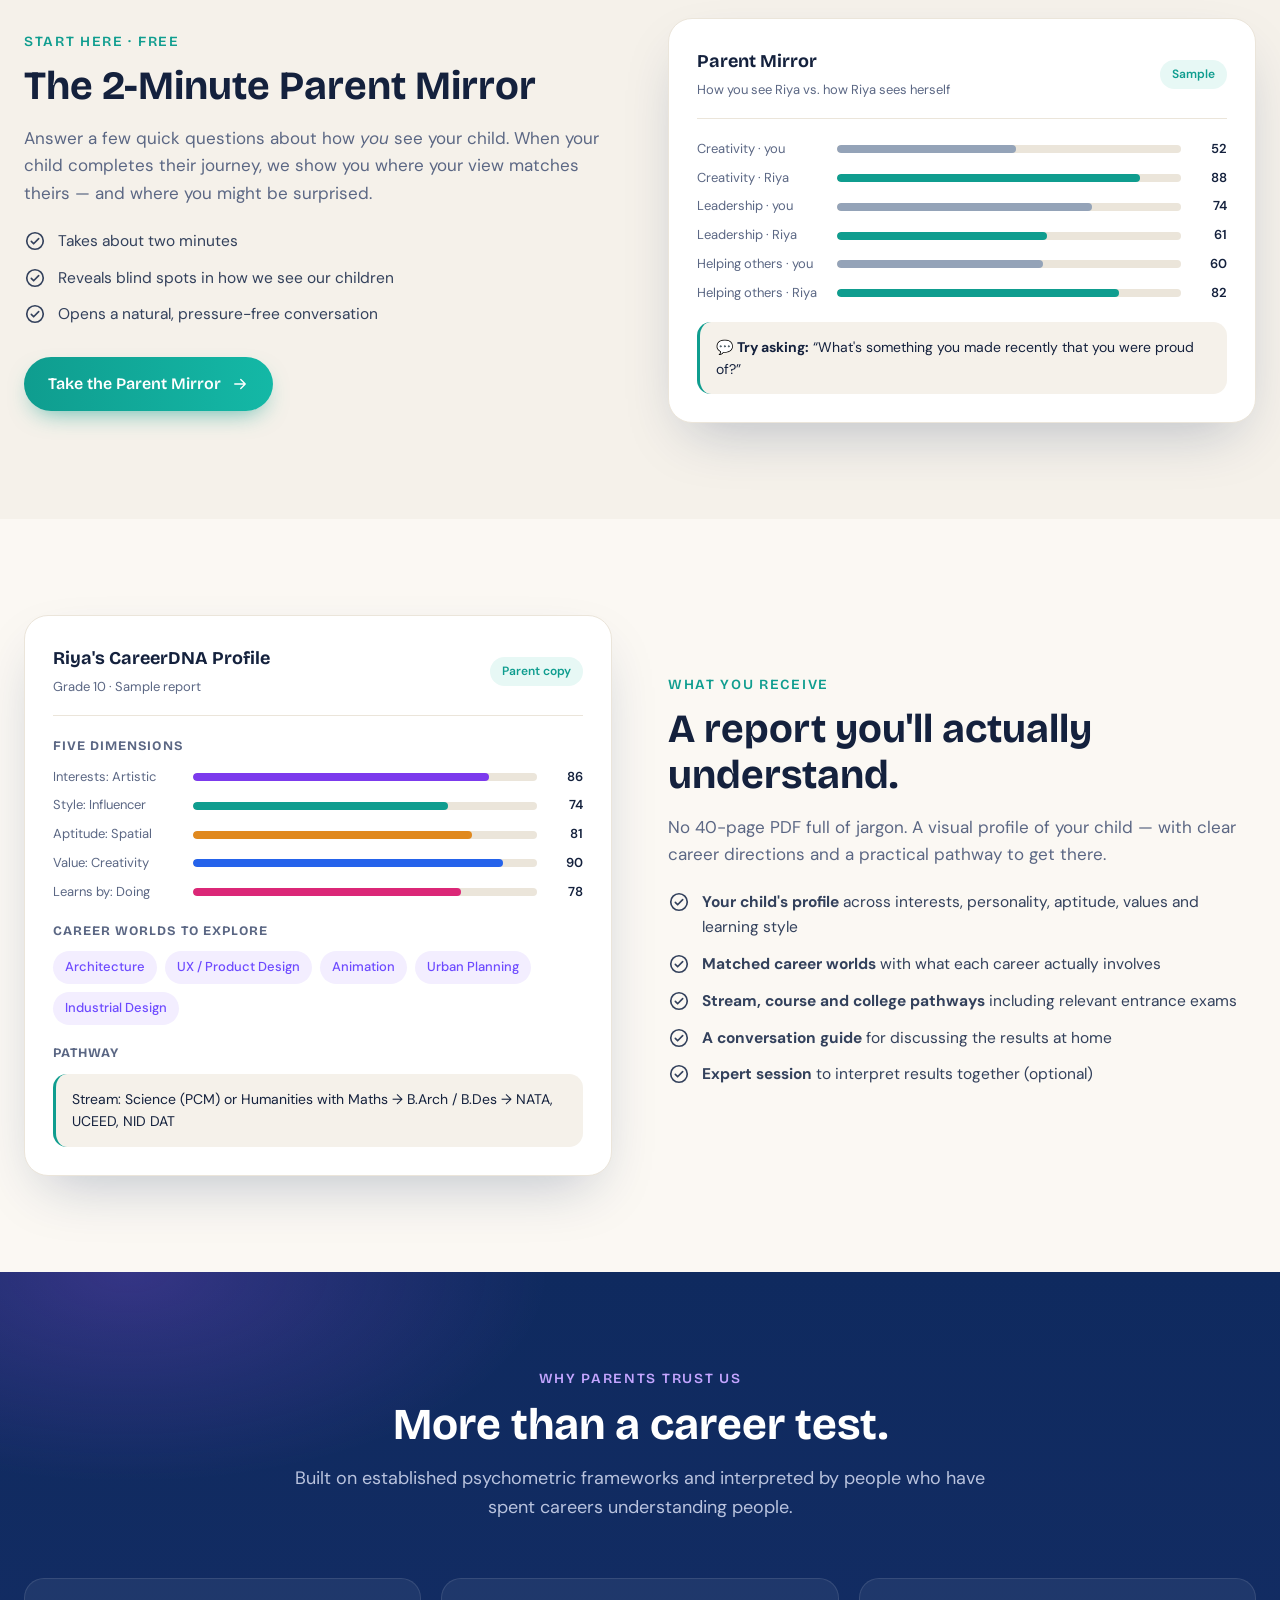
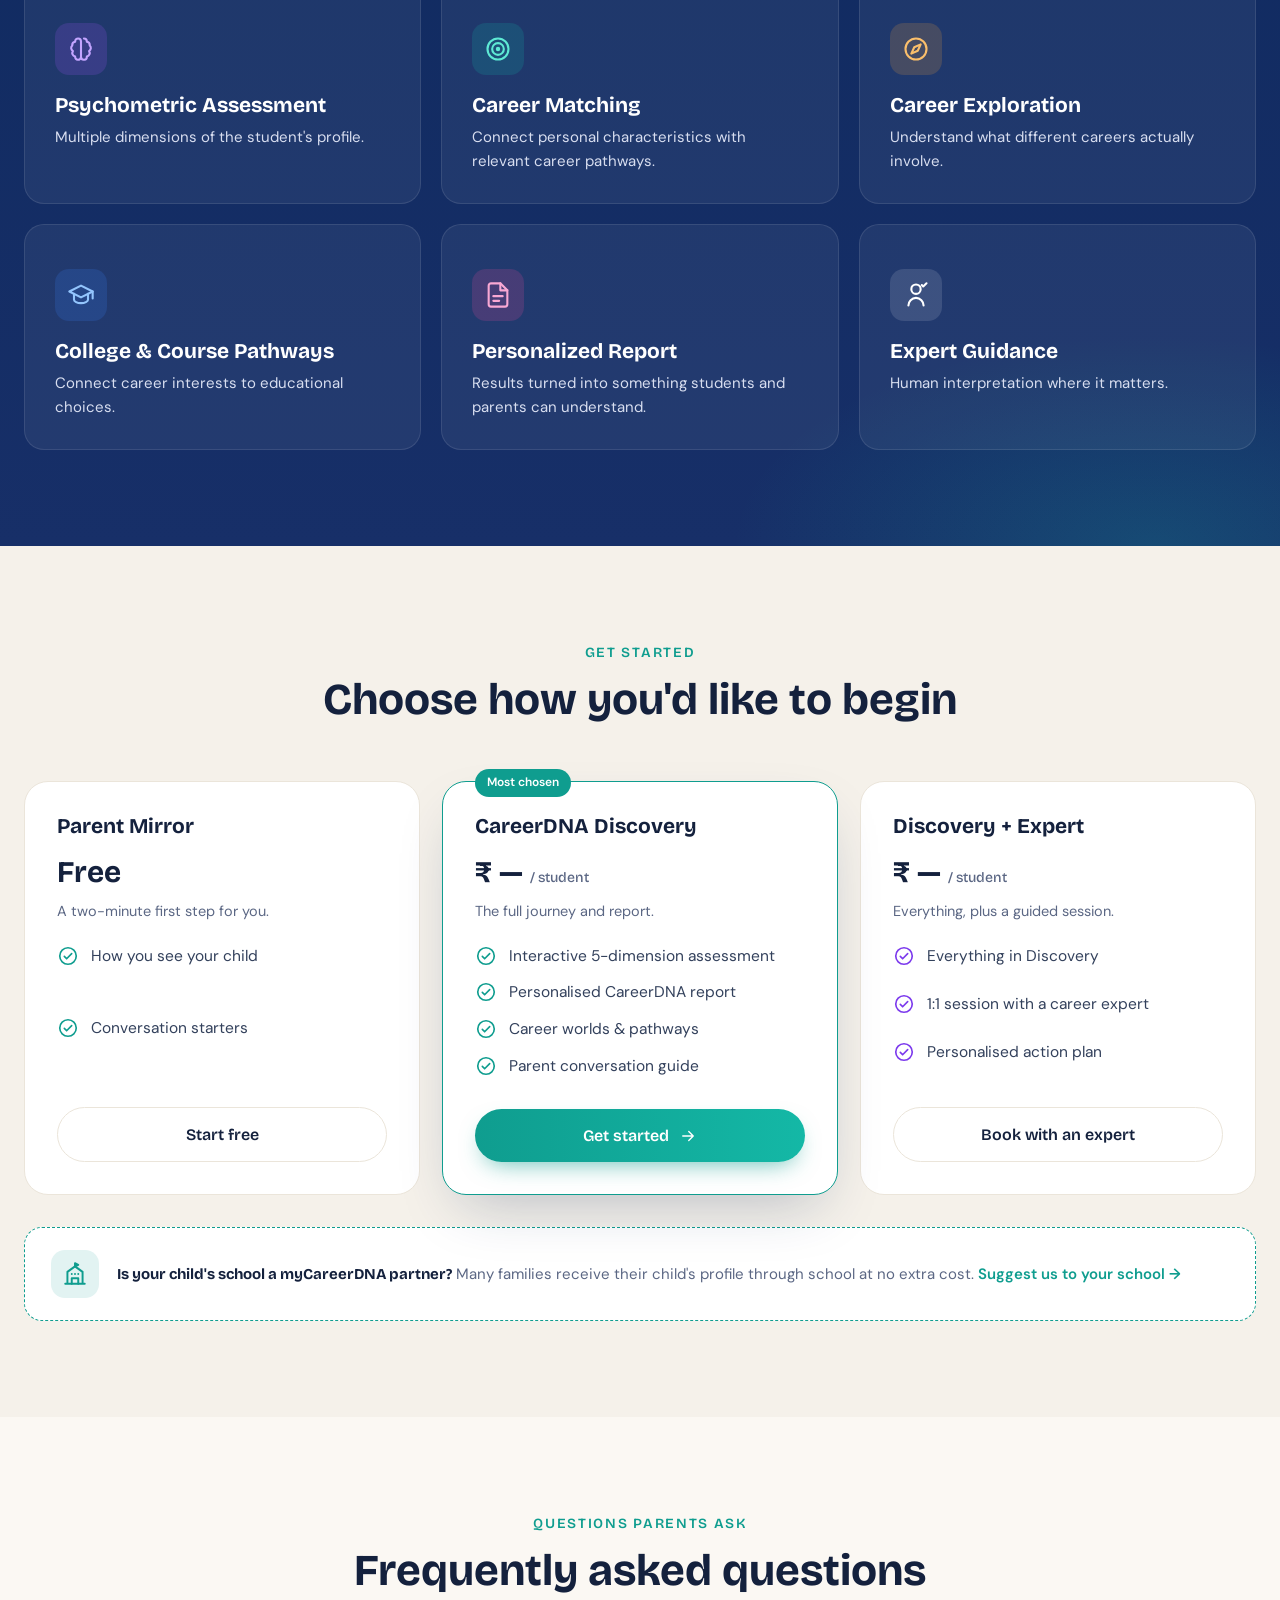
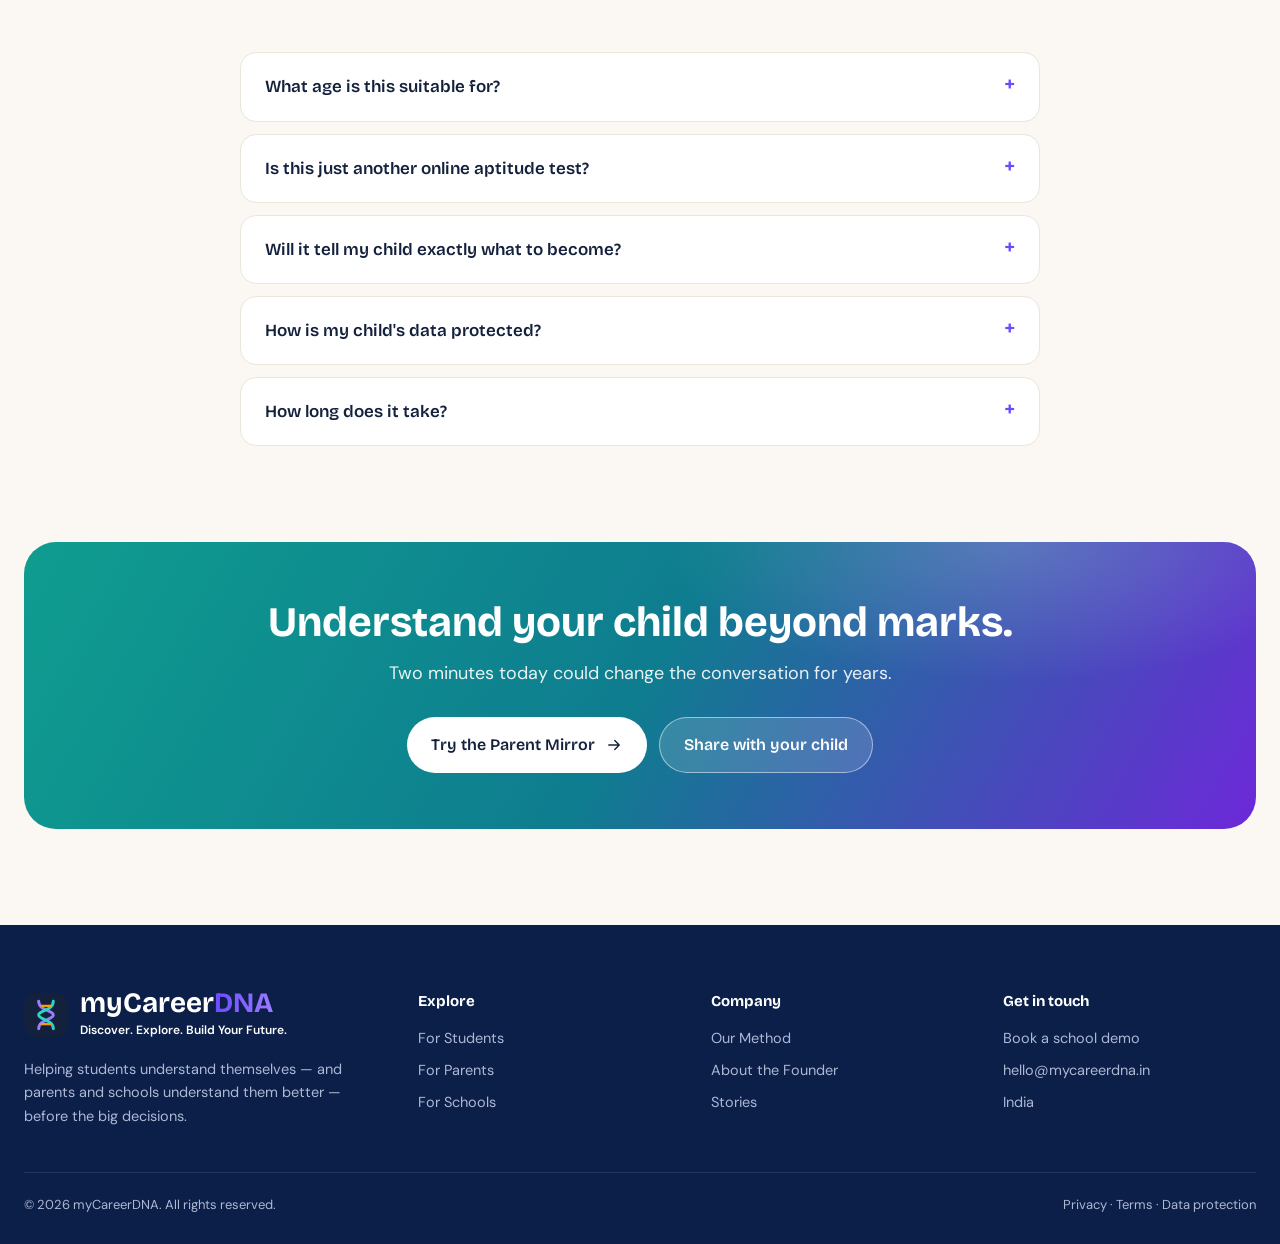
<file: parents.html>
<!doctype html>
<html lang="en">
<head>
  <meta charset="utf-8" />
  <meta name="viewport" content="width=device-width, initial-scale=1" />
  <title>For Parents — myCareerDNA</title>
  <meta name="description" content="Understand your child beyond marks. Insight into interests, strengths, personality and potential." />
  <link rel="preconnect" href="https://fonts.googleapis.com" />
  <link rel="preconnect" href="https://fonts.gstatic.com" crossorigin />
  <link href="https://fonts.googleapis.com/css2?family=Bricolage+Grotesque:opsz,wght@12..96,500;12..96,600;12..96,700&family=Caveat:wght@500;600&family=DM+Sans:opsz,wght@9..40,400;9..40,500;9..40,600&family=Instrument+Serif:ital@0;1&display=swap" rel="stylesheet" />
  <link rel="stylesheet" href="css/styles.css" />
</head>
<body data-page="parents">

<!-- ================= HERO ================= -->
<section class="lp-hero lp-hero--parent">
  <div class="container lp-grid">
    <div>
      <div class="crumbs"><a href="index.html">Home</a> / For Parents</div>
      <div class="eyebrow eyebrow--teal" style="margin-top:18px">For parents</div>
      <h1>You know your child's marks. Do you know their <span style="color:var(--teal)">strengths?</span></h1>
      <p class="lead">Streams, courses, colleges — the choices your child makes in the next two years shape the next twenty. myCareerDNA gives you a clear, research-based picture of who they are, so you can guide them with confidence instead of guesswork.</p>
      <div class="row">
        <a class="btn btn--teal" href="#mirror">Try the 2-Minute Parent Mirror <i data-icon="arrow"></i></a>
        <a class="btn btn--ghost" href="#report">See a sample report</a>
      </div>
      <div class="stats">
        <div><b>5</b><span>dimensions assessed</span></div>
        <div><b>1</b><span>clear, jargon-free report</span></div>
        <div><b>Expert</b><span>guidance when you need it</span></div>
      </div>
    </div>
    <div class="lp-photo" style="background-image:url(assets/parent.jpg)">
      <div class="lp-chip c1" style="color:var(--teal)"><i data-icon="heart"></i><span style="color:var(--navy)">Parent insights</span></div>
      <div class="lp-chip c2" style="color:var(--purple)"><i data-icon="chat"></i><span style="color:var(--navy)">Conversation guide</span></div>
    </div>
  </div>
</section>

<!-- ================= THE PROBLEM ================= -->
<section class="section">
  <div class="container">
    <div class="section-head reveal">
      <div class="eyebrow eyebrow--teal">Sound familiar?</div>
      <h2>Most career decisions are made on marks, opinions and hope.</h2>
      <p>It's not that parents don't care — it's that nobody gives families the right information at the right time.</p>
    </div>
    <div class="feature-grid">
      <div class="feature reveal" style="--c:#e0891f"><div class="f-ic"><i data-icon="chart"></i></div><h3>“Good at maths, so science.”</h3><p>Marks show performance in a subject — not what a child enjoys or where they'll thrive long-term.</p></div>
      <div class="feature reveal" style="--c:#7c3aed"><div class="f-ic"><i data-icon="users"></i></div><h3>Everyone has an opinion</h3><p>Relatives, friends and coaching centres all advise — rarely based on who your child actually is.</p></div>
      <div class="feature reveal" style="--c:#0f9d8f"><div class="f-ic"><i data-icon="chat"></i></div><h3>Conversations turn into conflict</h3><p>Career talk at home often ends in arguments because there's no shared, neutral starting point.</p></div>
    </div>
  </div>
</section>

<!-- ================= PARENT MIRROR ================= -->
<section class="section section--soft" id="mirror">
  <div class="container split">
    <div class="reveal">
      <div class="eyebrow eyebrow--teal">Start here · free</div>
      <h2>The 2-Minute Parent Mirror</h2>
      <p>Answer a few quick questions about how <em>you</em> see your child. When your child completes their journey, we show you where your view matches theirs — and where you might be surprised.</p>
      <ul class="check-list panel--parents">
        <li><i data-icon="check"></i>Takes about two minutes</li>
        <li><i data-icon="check"></i>Reveals blind spots in how we see our children</li>
        <li><i data-icon="check"></i>Opens a natural, pressure-free conversation</li>
      </ul>
      <a class="btn btn--teal" href="#start">Take the Parent Mirror <i data-icon="arrow"></i></a>
    </div>
    <div class="report-mock reveal">
      <header><div><strong>Parent Mirror</strong><span>How you see Riya vs. how Riya sees herself</span></div><span class="pill">Sample</span></header>
      <div class="bars">
        <div class="bar" style="--c:#94a3b8">Creativity · you<i style="--w:52%"></i><b>52</b></div>
        <div class="bar" style="--c:#0f9d8f">Creativity · Riya<i style="--w:88%"></i><b>88</b></div>
        <div class="bar" style="--c:#94a3b8">Leadership · you<i style="--w:74%"></i><b>74</b></div>
        <div class="bar" style="--c:#0f9d8f">Leadership · Riya<i style="--w:61%"></i><b>61</b></div>
        <div class="bar" style="--c:#94a3b8">Helping others · you<i style="--w:60%"></i><b>60</b></div>
        <div class="bar" style="--c:#0f9d8f">Helping others · Riya<i style="--w:82%"></i><b>82</b></div>
      </div>
      <div class="convo" style="margin-top:18px">💬 <b>Try asking:</b> “What's something you made recently that you were proud of?”</div>
    </div>
  </div>
</section>

<!-- ================= REPORT ================= -->
<section class="section" id="report">
  <div class="container split">
    <div class="report-mock reveal">
      <header><div><strong>Riya's CareerDNA Profile</strong><span>Grade 10 · Sample report</span></div><span class="pill">Parent copy</span></header>
      <h5>Five dimensions</h5>
      <div class="bars">
        <div class="bar" style="--c:#7c3aed">Interests: Artistic<i style="--w:86%"></i><b>86</b></div>
        <div class="bar" style="--c:#0f9d8f">Style: Influencer<i style="--w:74%"></i><b>74</b></div>
        <div class="bar" style="--c:#e0891f">Aptitude: Spatial<i style="--w:81%"></i><b>81</b></div>
        <div class="bar" style="--c:#2563eb">Value: Creativity<i style="--w:90%"></i><b>90</b></div>
        <div class="bar" style="--c:#db2777">Learns by: Doing<i style="--w:78%"></i><b>78</b></div>
      </div>
      <h5>Career worlds to explore</h5>
      <div class="careers"><span>Architecture</span><span>UX / Product Design</span><span>Animation</span><span>Urban Planning</span><span>Industrial Design</span></div>
      <h5>Pathway</h5>
      <div class="convo">Stream: Science (PCM) or Humanities with Maths → B.Arch / B.Des → NATA, UCEED, NID DAT</div>
    </div>
    <div class="reveal">
      <div class="eyebrow eyebrow--teal">What you receive</div>
      <h2>A report you'll actually understand.</h2>
      <p>No 40-page PDF full of jargon. A visual profile of your child — with clear career directions and a practical pathway to get there.</p>
      <ul class="check-list panel--parents">
        <li><i data-icon="check"></i><span><b>Your child's profile</b> across interests, personality, aptitude, values and learning style</span></li>
        <li><i data-icon="check"></i><span><b>Matched career worlds</b> with what each career actually involves</span></li>
        <li><i data-icon="check"></i><span><b>Stream, course and college pathways</b> including relevant entrance exams</span></li>
        <li><i data-icon="check"></i><span><b>A conversation guide</b> for discussing the results at home</span></li>
        <li><i data-icon="check"></i><span><b>Expert session</b> to interpret results together (optional)</span></li>
      </ul>
    </div>
  </div>
</section>

<!-- ================= WHY TRUST ================= -->
<section class="section trust">
  <div class="container">
    <div class="section-head reveal">
      <div class="eyebrow">Why parents trust us</div>
      <h2>More than a career test.</h2>
      <p>Built on established psychometric frameworks and interpreted by people who have spent careers understanding people.</p>
    </div>
    <div class="trust-grid">
      <div class="trust-card reveal"><div class="t-ic" style="background:rgba(168,85,247,.18);color:#c4a5ff"><i data-icon="brain"></i></div><h3>Psychometric Assessment</h3><p>Multiple dimensions of the student's profile.</p></div>
      <div class="trust-card reveal"><div class="t-ic" style="background:rgba(20,184,166,.18);color:#5eead4"><i data-icon="target"></i></div><h3>Career Matching</h3><p>Connect personal characteristics with relevant career pathways.</p></div>
      <div class="trust-card reveal"><div class="t-ic" style="background:rgba(242,163,58,.18);color:#fbbf6b"><i data-icon="compass"></i></div><h3>Career Exploration</h3><p>Understand what different careers actually involve.</p></div>
      <div class="trust-card reveal"><div class="t-ic" style="background:rgba(59,130,246,.18);color:#93c5fd"><i data-icon="cap"></i></div><h3>College &amp; Course Pathways</h3><p>Connect career interests to educational choices.</p></div>
      <div class="trust-card reveal"><div class="t-ic" style="background:rgba(236,72,153,.18);color:#f9a8d4"><i data-icon="file"></i></div><h3>Personalized Report</h3><p>Results turned into something students and parents can understand.</p></div>
      <div class="trust-card reveal"><div class="t-ic" style="background:rgba(255,255,255,.12);color:#fff"><i data-icon="expert"></i></div><h3>Expert Guidance</h3><p>Human interpretation where it matters.</p></div>
    </div>
  </div>
</section>

<!-- ================= PLANS =================
     NOTE FOR TEAM: plan names/prices are placeholders — confirm with client. -->
<section class="section section--soft" id="start">
  <div class="container">
    <div class="section-head reveal">
      <div class="eyebrow eyebrow--teal">Get started</div>
      <h2>Choose how you'd like to begin</h2>
    </div>
    <div class="pricing-grid">
      <div class="plan reveal" style="--c:#0f9d8f">
        <h3>Parent Mirror</h3><div class="price">Free</div><p>A two-minute first step for you.</p>
        <ul class="check-list"><li><i data-icon="check"></i>How you see your child</li><li><i data-icon="check"></i>Conversation starters</li></ul>
        <a class="btn btn--ghost" href="#">Start free</a>
      </div>
      <div class="plan featured reveal" style="--c:#0f9d8f">
        <h3>CareerDNA Discovery</h3><div class="price">₹ — <small>/ student</small></div><p>The full journey and report.</p>
        <ul class="check-list"><li><i data-icon="check"></i>Interactive 5-dimension assessment</li><li><i data-icon="check"></i>Personalised CareerDNA report</li><li><i data-icon="check"></i>Career worlds &amp; pathways</li><li><i data-icon="check"></i>Parent conversation guide</li></ul>
        <a class="btn btn--teal" href="#">Get started <i data-icon="arrow"></i></a>
      </div>
      <div class="plan reveal" style="--c:#7c3aed">
        <h3>Discovery + Expert</h3><div class="price">₹ — <small>/ student</small></div><p>Everything, plus a guided session.</p>
        <ul class="check-list"><li><i data-icon="check"></i>Everything in Discovery</li><li><i data-icon="check"></i>1:1 session with a career expert</li><li><i data-icon="check"></i>Personalised action plan</li></ul>
        <a class="btn btn--ghost" href="#">Book with an expert</a>
      </div>
    </div>
    <div class="partner-note reveal">
      <span class="ic"><i data-icon="school"></i></span>
      <p><strong>Is your child's school a myCareerDNA partner?</strong> Many families receive their child's profile through school at no extra cost. <a href="schools.html" style="color:var(--teal);font-weight:600">Suggest us to your school →</a></p>
    </div>
  </div>
</section>

<!-- ================= FAQ ================= -->
<section class="section">
  <div class="container">
    <div class="section-head reveal"><div class="eyebrow eyebrow--teal">Questions parents ask</div><h2>Frequently asked questions</h2></div>
    <div class="faq reveal">
      <details><summary>What age is this suitable for?</summary><p>myCareerDNA is designed for students in grades 8 to 12 — ideally before stream selection in grade 10, and again before college decisions.</p></details>
      <details><summary>Is this just another online aptitude test?</summary><p>No. It measures five dimensions through interactive experiences, connects them to real career pathways and courses, and includes human expert interpretation.</p></details>
      <details><summary>Will it tell my child exactly what to become?</summary><p>It won't hand out a single label. It shows the career worlds that fit your child best and why — so your family can make an informed decision together.</p></details>
      <details><summary>How is my child's data protected?</summary><p>Student data is kept private and secure, is never sold, and is shared only with the parent and — for school programmes — the school's counsellor.</p></details>
      <details><summary>How long does it take?</summary><p>The student journey is completed in about [duration — to confirm], and can be split across sessions.</p></details>
    </div>
  </div>
</section>

<section class="cta-band">
  <div class="container">
    <div class="cta-inner reveal" style="background:linear-gradient(120deg,#0f9d8f,#0e7d8f 50%,#6d28d9)">
      <h2>Understand your child beyond marks.</h2>
      <p>Two minutes today could change the conversation for years.</p>
      <div class="row"><a class="btn" href="#mirror">Try the Parent Mirror <i data-icon="arrow"></i></a><a class="btn alt" href="students.html">Share with your child</a></div>
    </div>
  </div>
</section>

<script src="js/main.js"></script>
</body>
</html>
</file>
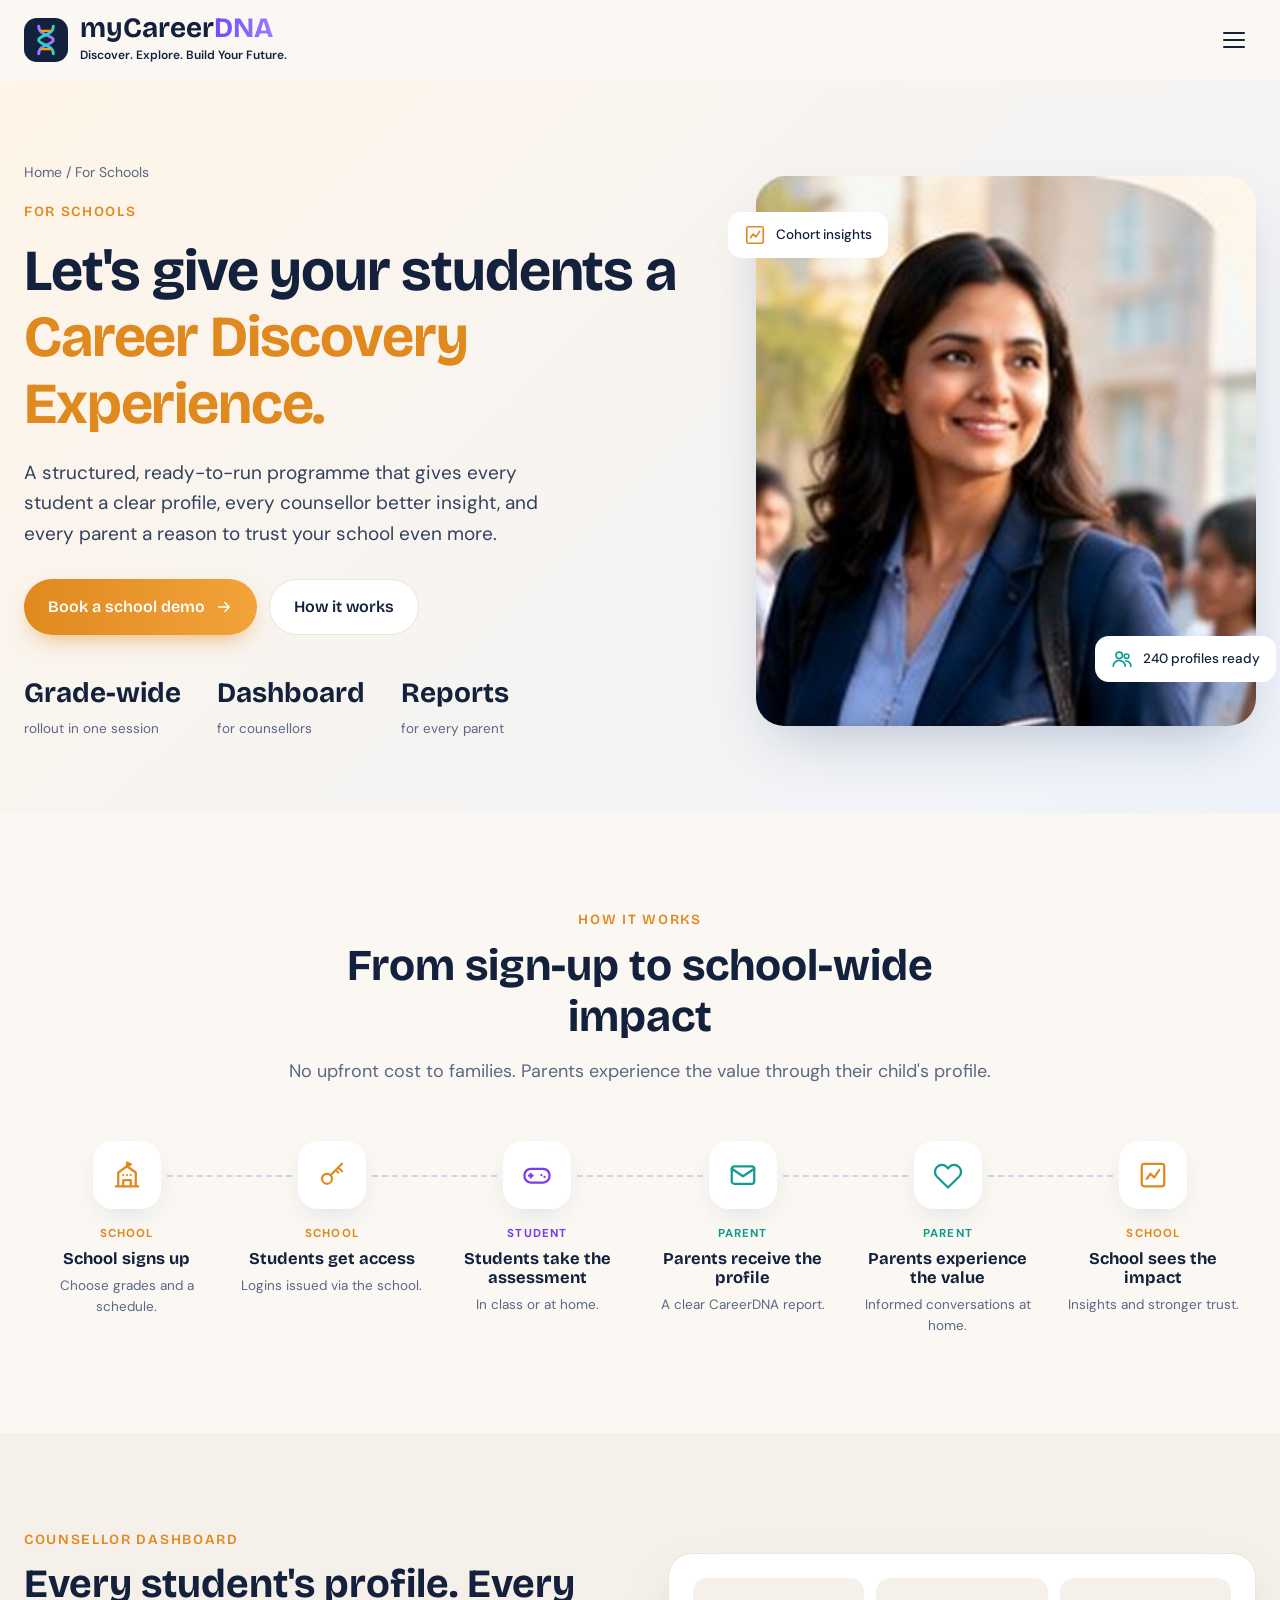
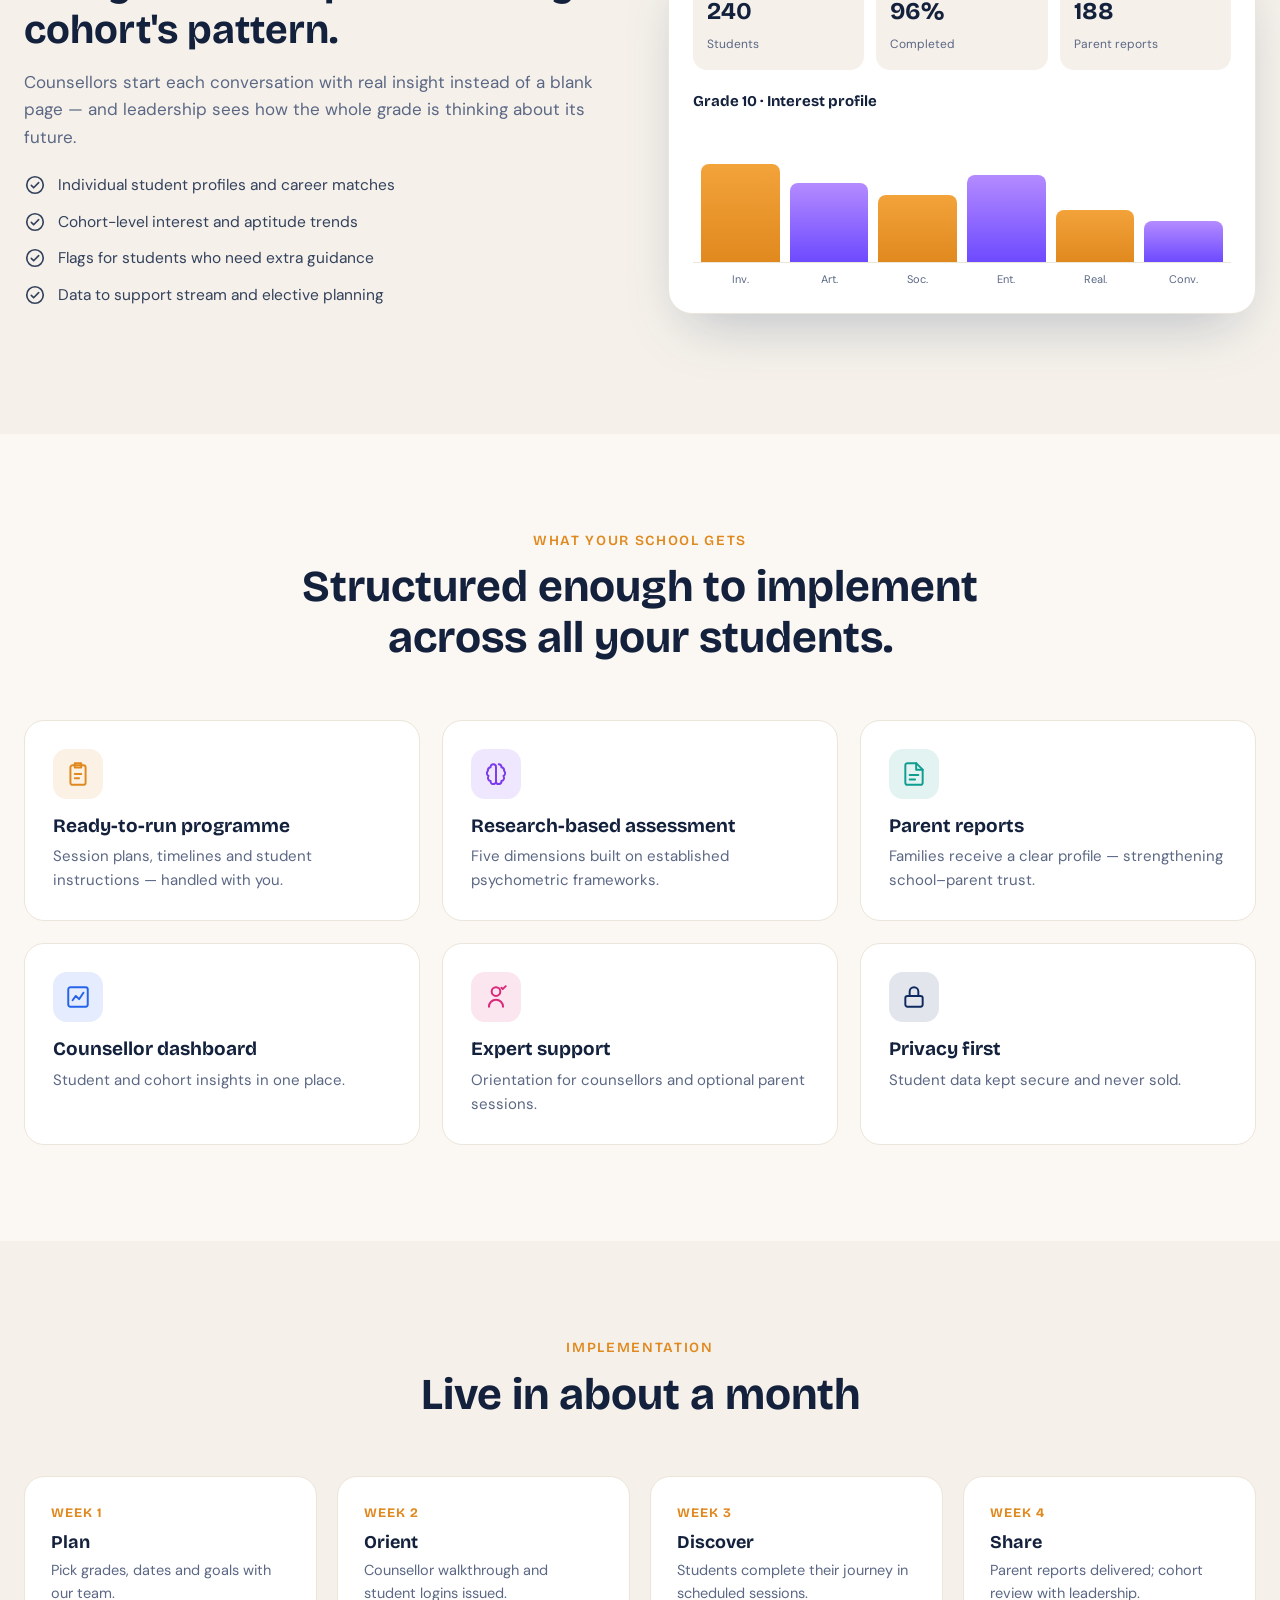
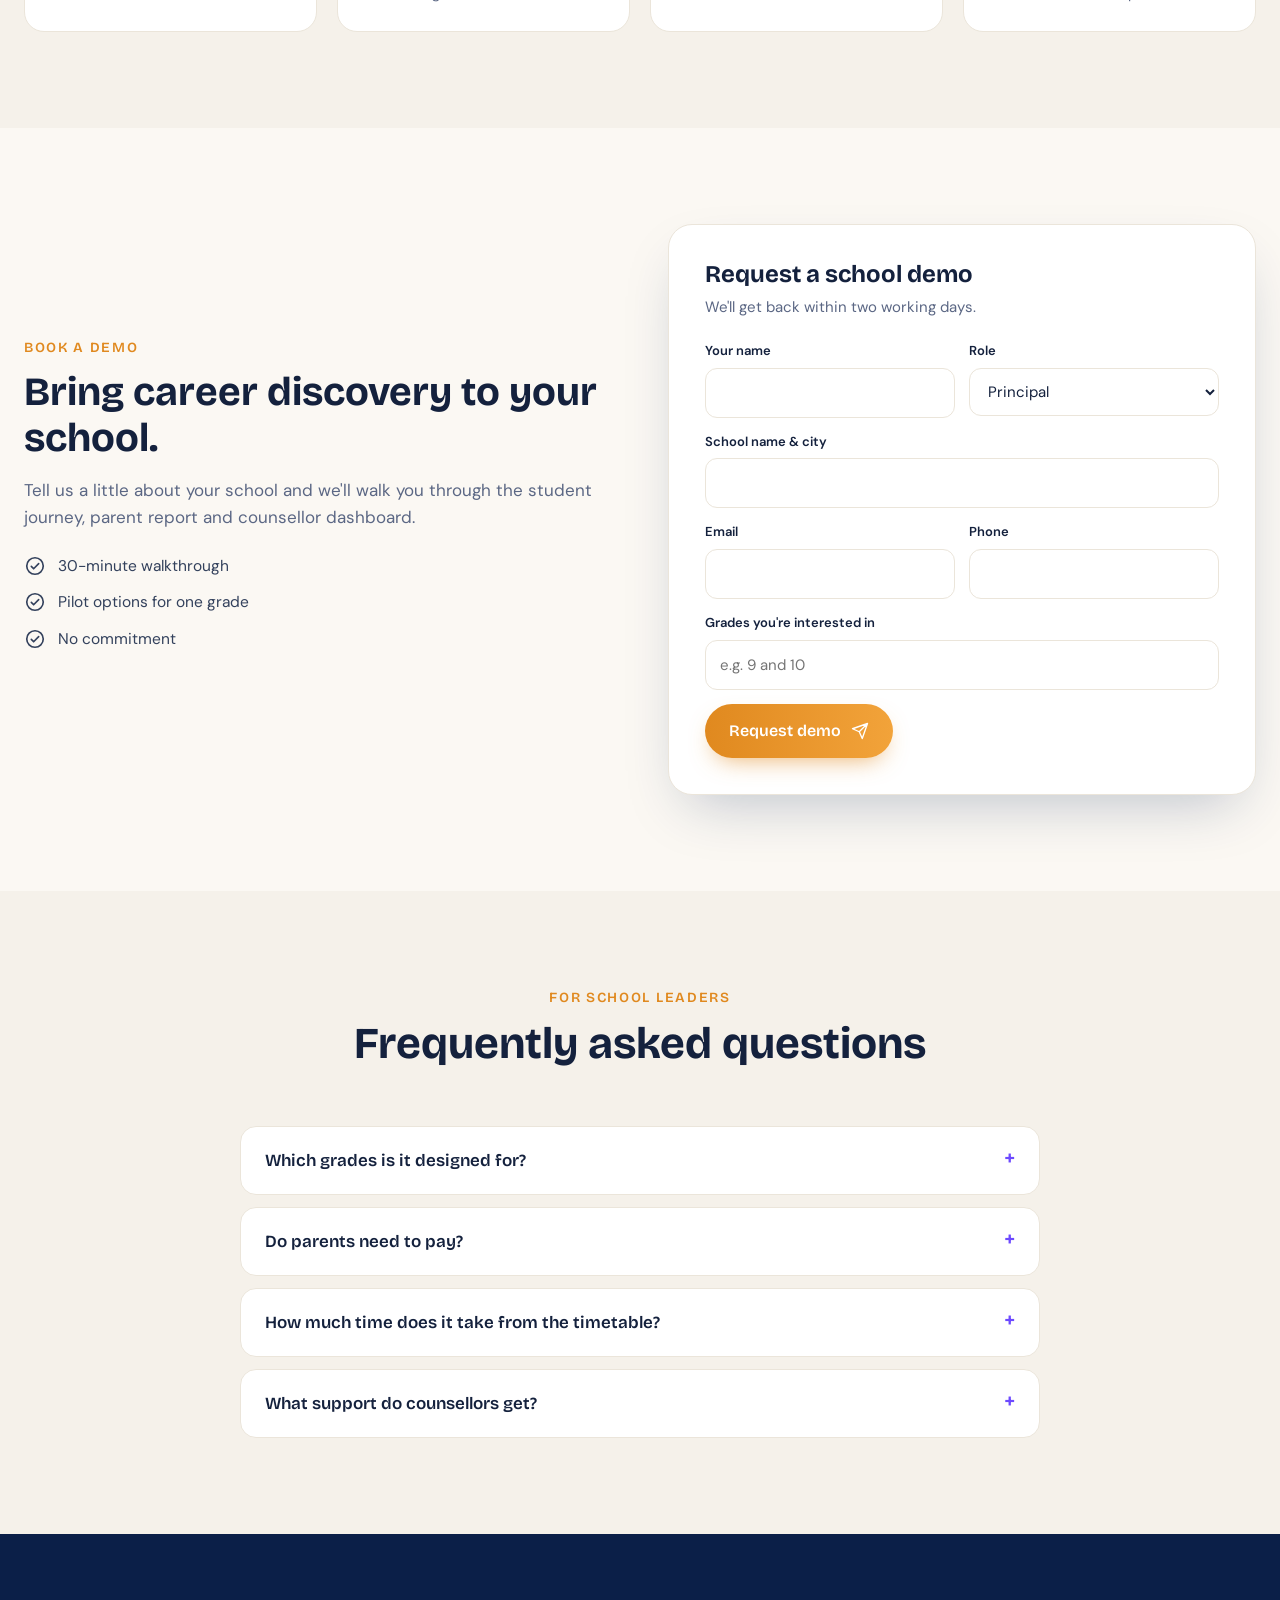
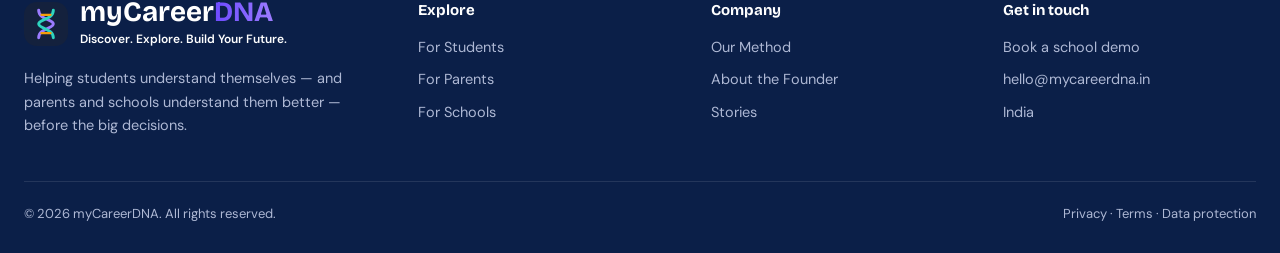
<file: schools.html>
<!doctype html>
<html lang="en">
<head>
  <meta charset="utf-8" />
  <meta name="viewport" content="width=device-width, initial-scale=1" />
  <title>For Schools — myCareerDNA</title>
  <meta name="description" content="Give your students a structured Career Discovery Experience — at scale." />
  <link rel="preconnect" href="https://fonts.googleapis.com" />
  <link rel="preconnect" href="https://fonts.gstatic.com" crossorigin />
  <link href="https://fonts.googleapis.com/css2?family=Bricolage+Grotesque:opsz,wght@12..96,500;12..96,600;12..96,700&family=Caveat:wght@500;600&family=DM+Sans:opsz,wght@9..40,400;9..40,500;9..40,600&family=Instrument+Serif:ital@0;1&display=swap" rel="stylesheet" />
  <link rel="stylesheet" href="css/styles.css" />
</head>
<body data-page="schools">

<section class="lp-hero lp-hero--school">
  <div class="container lp-grid">
    <div>
      <div class="crumbs"><a href="index.html">Home</a> / For Schools</div>
      <div class="eyebrow eyebrow--orange" style="margin-top:18px">For schools</div>
      <h1>Let's give your students a <span style="color:var(--orange)">Career Discovery Experience.</span></h1>
      <p class="lead">A structured, ready-to-run programme that gives every student a clear profile, every counsellor better insight, and every parent a reason to trust your school even more.</p>
      <div class="row">
        <a class="btn btn--orange" href="#contact">Book a school demo <i data-icon="arrow"></i></a>
        <a class="btn btn--ghost" href="#how">How it works</a>
      </div>
      <div class="stats">
        <div><b>Grade-wide</b><span>rollout in one session</span></div>
        <div><b>Dashboard</b><span>for counsellors</span></div>
        <div><b>Reports</b><span>for every parent</span></div>
      </div>
    </div>
    <div class="lp-photo" style="background-image:url(assets/school.jpg)">
      <div class="lp-chip c1" style="color:var(--orange)"><i data-icon="chart"></i><span style="color:var(--navy)">Cohort insights</span></div>
      <div class="lp-chip c2" style="color:var(--teal)"><i data-icon="users"></i><span style="color:var(--navy)">240 profiles ready</span></div>
    </div>
  </div>
</section>

<section class="section" id="how">
  <div class="container">
    <div class="section-head reveal">
      <div class="eyebrow eyebrow--orange">How it works</div>
      <h2>From sign-up to school-wide impact</h2>
      <p>No upfront cost to families. Parents experience the value through their child's profile.</p>
    </div>
    <div class="flow reveal">
      <div class="flow-step" style="--c:#e0891f"><div class="flow-ic"><i data-icon="school"></i></div><div><div class="who">School</div><h4>School signs up</h4><p>Choose grades and a schedule.</p></div></div>
      <div class="flow-step" style="--c:#e0891f"><div class="flow-ic"><i data-icon="key"></i></div><div><div class="who">School</div><h4>Students get access</h4><p>Logins issued via the school.</p></div></div>
      <div class="flow-step" style="--c:#7c3aed"><div class="flow-ic"><i data-icon="gamepad"></i></div><div><div class="who">Student</div><h4>Students take the assessment</h4><p>In class or at home.</p></div></div>
      <div class="flow-step" style="--c:#0f9d8f"><div class="flow-ic"><i data-icon="mail"></i></div><div><div class="who">Parent</div><h4>Parents receive the profile</h4><p>A clear CareerDNA report.</p></div></div>
      <div class="flow-step" style="--c:#0f9d8f"><div class="flow-ic"><i data-icon="heart"></i></div><div><div class="who">Parent</div><h4>Parents experience the value</h4><p>Informed conversations at home.</p></div></div>
      <div class="flow-step" style="--c:#e0891f"><div class="flow-ic"><i data-icon="chart"></i></div><div><div class="who">School</div><h4>School sees the impact</h4><p>Insights and stronger trust.</p></div></div>
    </div>
  </div>
</section>

<section class="section section--soft">
  <div class="container split">
    <div class="reveal">
      <div class="eyebrow eyebrow--orange">Counsellor dashboard</div>
      <h2>Every student's profile. Every cohort's pattern.</h2>
      <p>Counsellors start each conversation with real insight instead of a blank page — and leadership sees how the whole grade is thinking about its future.</p>
      <ul class="check-list panel--schools">
        <li><i data-icon="check"></i>Individual student profiles and career matches</li>
        <li><i data-icon="check"></i>Cohort-level interest and aptitude trends</li>
        <li><i data-icon="check"></i>Flags for students who need extra guidance</li>
        <li><i data-icon="check"></i>Data to support stream and elective planning</li>
      </ul>
    </div>
    <div class="dash-mock reveal">
      <div class="dash-top">
        <div class="kpi"><b>240</b><span>Students</span></div>
        <div class="kpi"><b>96%</b><span>Completed</span></div>
        <div class="kpi"><b>188</b><span>Parent reports</span></div>
      </div>
      <strong style="font-family:var(--font-head);color:var(--navy);font-size:15px">Grade 10 · Interest profile</strong>
      <div class="dash-chart" aria-hidden="true">
        <div style="height:72%"></div><div style="height:58%"></div><div style="height:49%"></div><div style="height:64%"></div><div style="height:38%"></div><div style="height:30%"></div>
      </div>
      <div class="dash-labels"><span>Inv.</span><span>Art.</span><span>Soc.</span><span>Ent.</span><span>Real.</span><span>Conv.</span></div>
    </div>
  </div>
</section>

<section class="section">
  <div class="container">
    <div class="section-head reveal">
      <div class="eyebrow eyebrow--orange">What your school gets</div>
      <h2>Structured enough to implement across all your students.</h2>
    </div>
    <div class="feature-grid">
      <div class="feature reveal" style="--c:#e0891f"><div class="f-ic"><i data-icon="clipboard"></i></div><h3>Ready-to-run programme</h3><p>Session plans, timelines and student instructions — handled with you.</p></div>
      <div class="feature reveal" style="--c:#7c3aed"><div class="f-ic"><i data-icon="brain"></i></div><h3>Research-based assessment</h3><p>Five dimensions built on established psychometric frameworks.</p></div>
      <div class="feature reveal" style="--c:#0f9d8f"><div class="f-ic"><i data-icon="file"></i></div><h3>Parent reports</h3><p>Families receive a clear profile — strengthening school–parent trust.</p></div>
      <div class="feature reveal" style="--c:#2563eb"><div class="f-ic"><i data-icon="chart"></i></div><h3>Counsellor dashboard</h3><p>Student and cohort insights in one place.</p></div>
      <div class="feature reveal" style="--c:#db2777"><div class="f-ic"><i data-icon="expert"></i></div><h3>Expert support</h3><p>Orientation for counsellors and optional parent sessions.</p></div>
      <div class="feature reveal" style="--c:#0f2a5f"><div class="f-ic"><i data-icon="lock"></i></div><h3>Privacy first</h3><p>Student data kept secure and never sold.</p></div>
    </div>
  </div>
</section>

<section class="section section--soft">
  <div class="container">
    <div class="section-head reveal">
      <div class="eyebrow eyebrow--orange">Implementation</div>
      <h2>Live in about a month</h2>
    </div>
    <div class="timeline">
      <div class="tl reveal"><div class="wk">Week 1</div><h4>Plan</h4><p>Pick grades, dates and goals with our team.</p></div>
      <div class="tl reveal"><div class="wk">Week 2</div><h4>Orient</h4><p>Counsellor walkthrough and student logins issued.</p></div>
      <div class="tl reveal"><div class="wk">Week 3</div><h4>Discover</h4><p>Students complete their journey in scheduled sessions.</p></div>
      <div class="tl reveal"><div class="wk">Week 4</div><h4>Share</h4><p>Parent reports delivered; cohort review with leadership.</p></div>
    </div>
  </div>
</section>

<section class="section" id="contact">
  <div class="container split">
    <div class="reveal">
      <div class="eyebrow eyebrow--orange">Book a demo</div>
      <h2>Bring career discovery to your school.</h2>
      <p>Tell us a little about your school and we'll walk you through the student journey, parent report and counsellor dashboard.</p>
      <ul class="check-list panel--schools">
        <li><i data-icon="check"></i>30-minute walkthrough</li>
        <li><i data-icon="check"></i>Pilot options for one grade</li>
        <li><i data-icon="check"></i>No commitment</li>
      </ul>
    </div>
    <form class="form-card reveal" data-demo>
      <h3>Request a school demo</h3>
      <p>We'll get back within two working days.</p>
      <div class="form-grid">
        <div class="field"><label for="n">Your name</label><input id="n" required /></div>
        <div class="field"><label for="r">Role</label><select id="r"><option>Principal</option><option>Counsellor</option><option>Coordinator</option><option>Management / Trustee</option><option>Other</option></select></div>
        <div class="field full"><label for="s">School name &amp; city</label><input id="s" required /></div>
        <div class="field"><label for="e">Email</label><input id="e" type="email" required /></div>
        <div class="field"><label for="p">Phone</label><input id="p" type="tel" /></div>
        <div class="field full"><label for="g">Grades you're interested in</label><input id="g" placeholder="e.g. 9 and 10" /></div>
        <div class="full"><button class="btn btn--orange" type="submit">Request demo <i data-icon="send"></i></button></div>
      </div>
      <div class="form-ok">Thank you! We'll be in touch shortly. (Demo form — not yet connected.)</div>
    </form>
  </div>
</section>

<section class="section section--soft">
  <div class="container">
    <div class="section-head reveal"><div class="eyebrow eyebrow--orange">For school leaders</div><h2>Frequently asked questions</h2></div>
    <div class="faq reveal">
      <details><summary>Which grades is it designed for?</summary><p>Grades 8 to 12, with the biggest impact before stream selection (grade 10) and before college applications (grades 11–12).</p></details>
      <details><summary>Do parents need to pay?</summary><p>In the school programme, access is provided through the school. Parents receive their child's profile as part of it.</p></details>
      <details><summary>How much time does it take from the timetable?</summary><p>Students complete the journey in scheduled sessions [duration to confirm]; it can also be done at home.</p></details>
      <details><summary>What support do counsellors get?</summary><p>An orientation session, the dashboard, and access to our experts for interpreting complex profiles.</p></details>
    </div>
  </div>
</section>

<script src="js/main.js"></script>
</body>
</html>
</file>
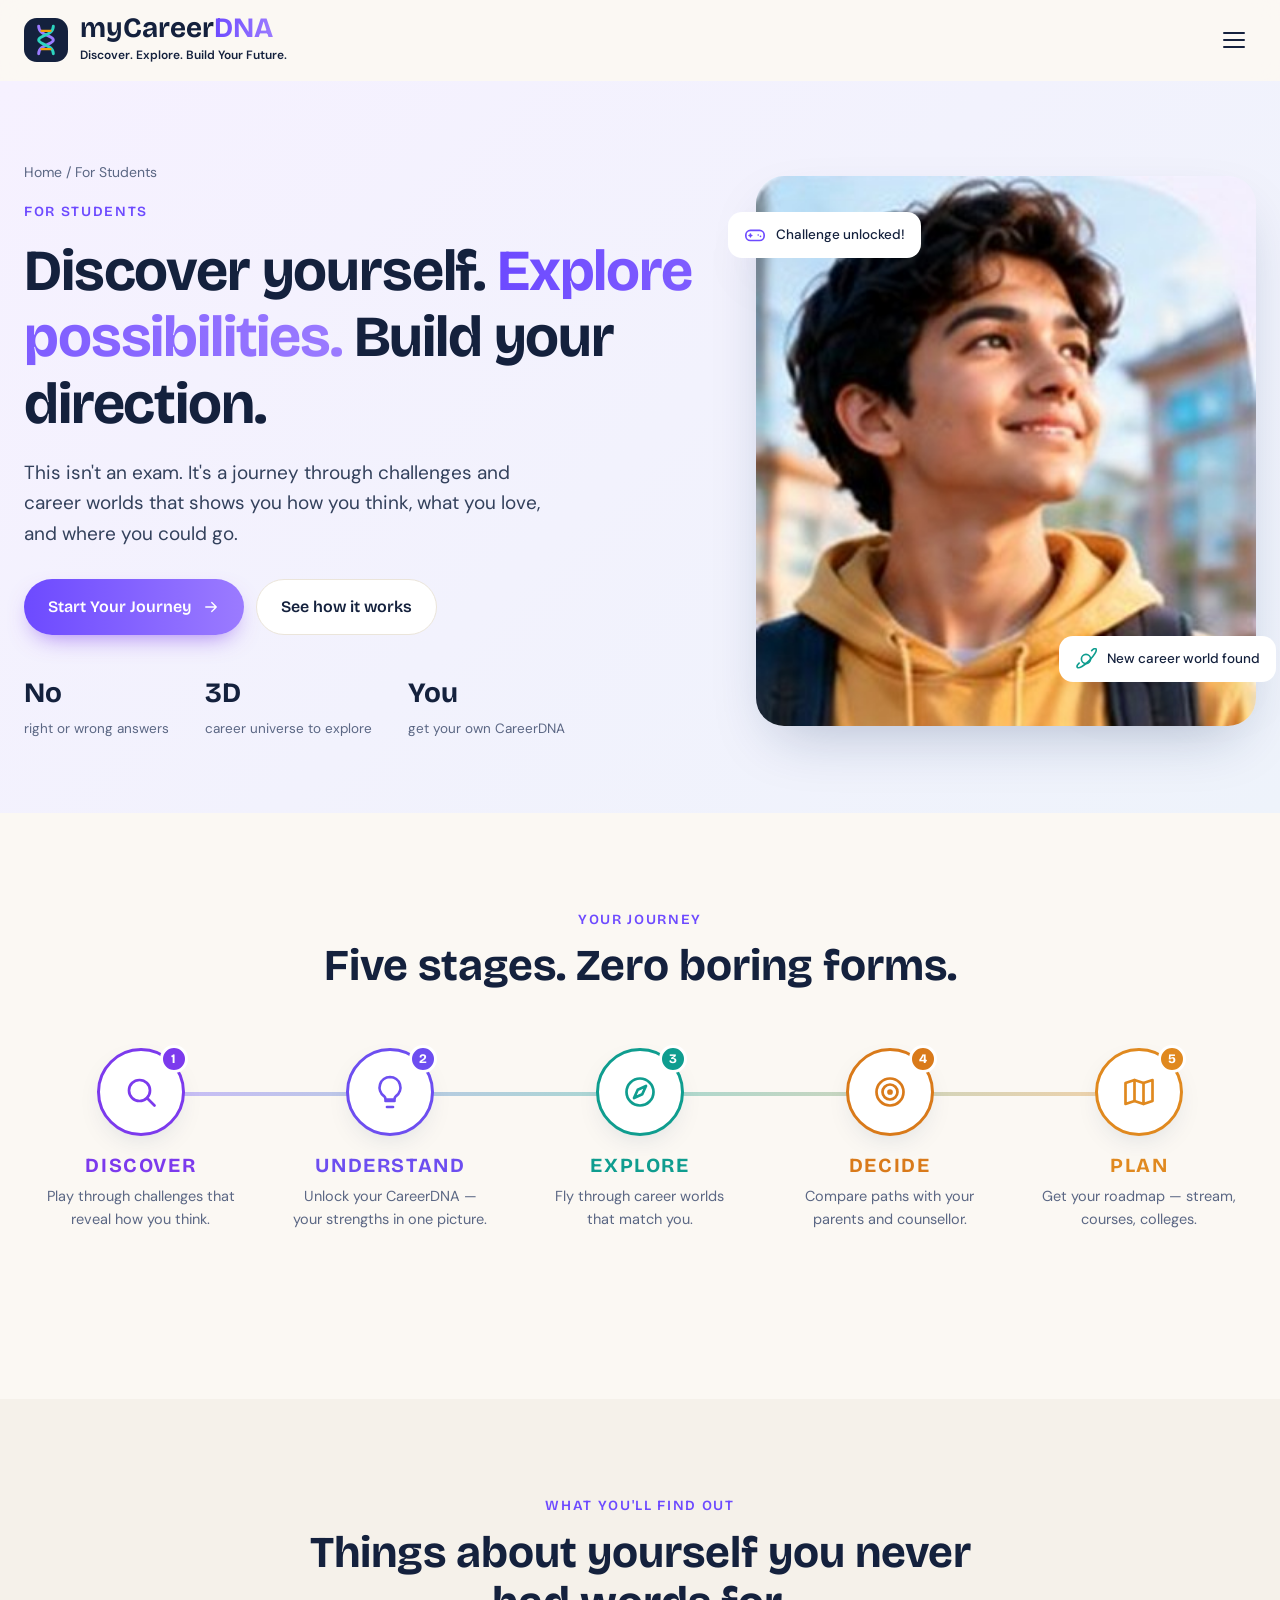
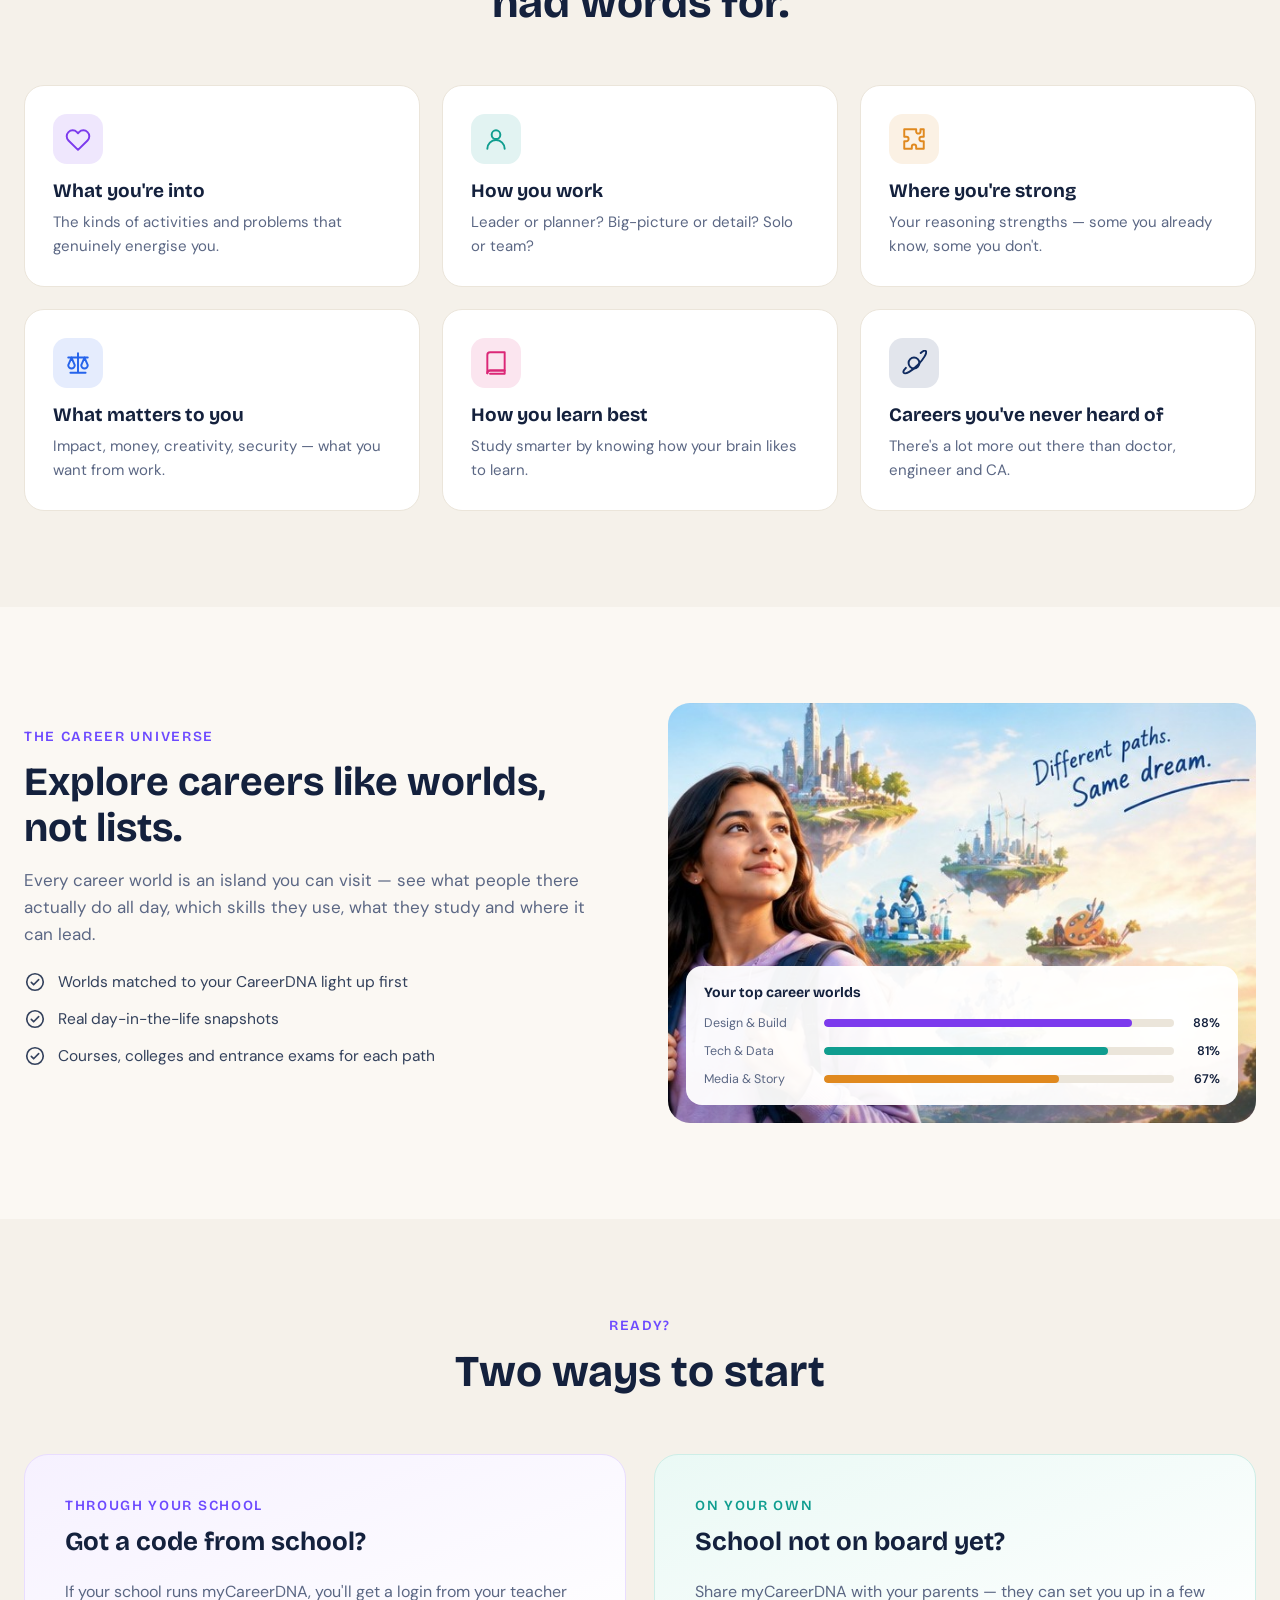
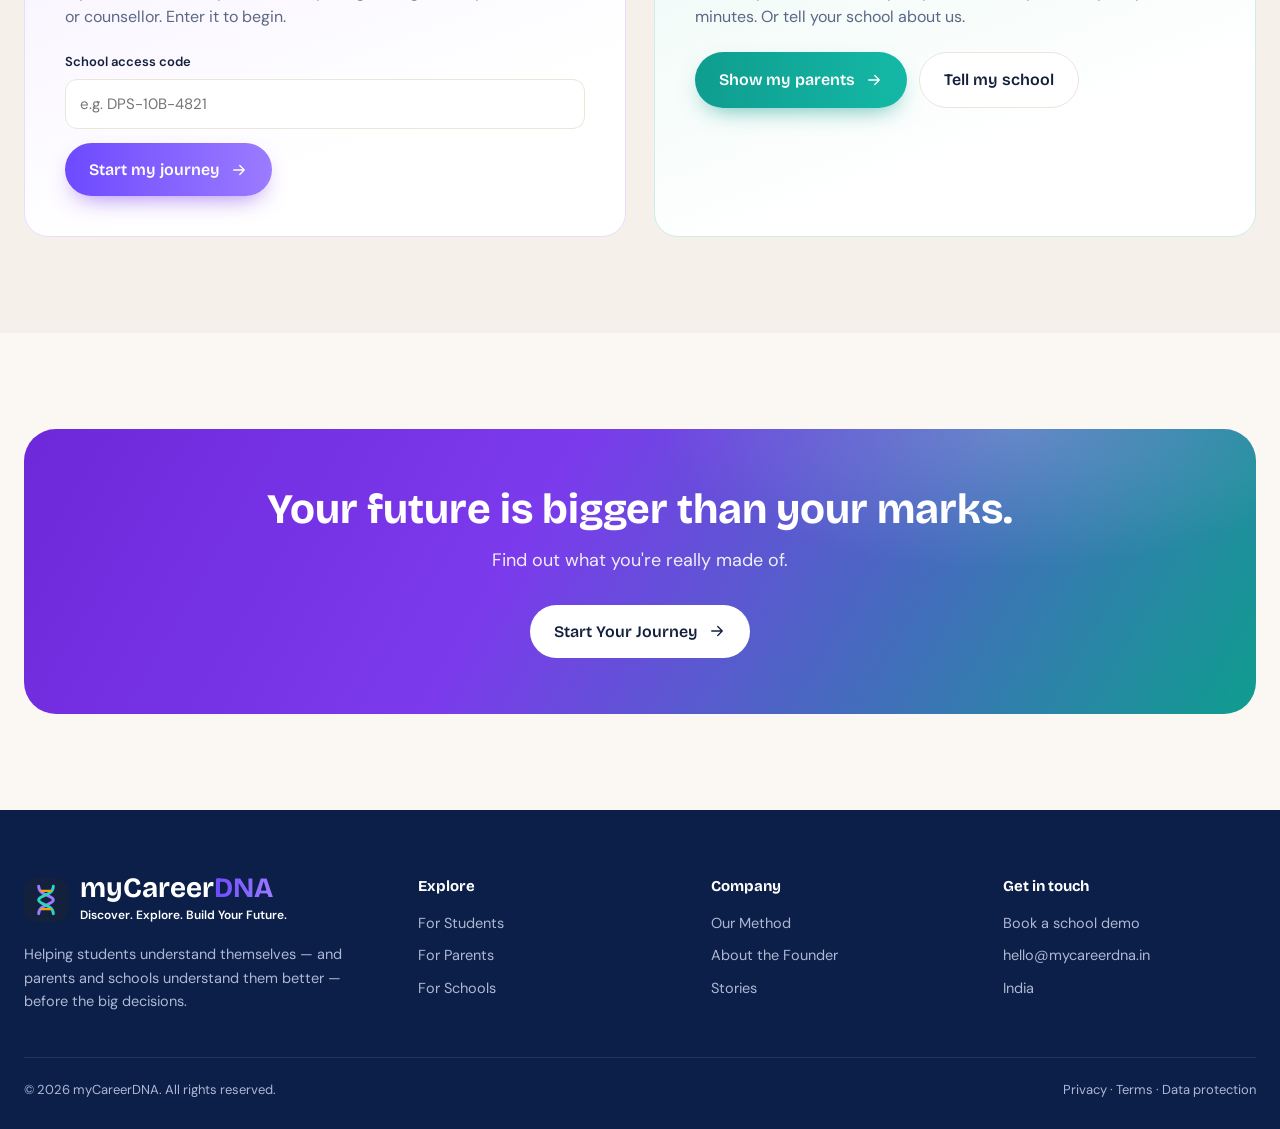
<file: students.html>
<!doctype html>
<html lang="en">
<head>
  <meta charset="utf-8" />
  <meta name="viewport" content="width=device-width, initial-scale=1" />
  <title>For Students — myCareerDNA</title>
  <meta name="description" content="Discover yourself. Explore possibilities. Build your direction." />
  <link rel="preconnect" href="https://fonts.googleapis.com" />
  <link rel="preconnect" href="https://fonts.gstatic.com" crossorigin />
  <link href="https://fonts.googleapis.com/css2?family=Bricolage+Grotesque:opsz,wght@12..96,500;12..96,600;12..96,700&family=Caveat:wght@500;600&family=DM+Sans:opsz,wght@9..40,400;9..40,500;9..40,600&family=Instrument+Serif:ital@0;1&display=swap" rel="stylesheet" />
  <link rel="stylesheet" href="css/styles.css" />
</head>
<body data-page="students">

<section class="lp-hero lp-hero--student">
  <div class="container lp-grid">
    <div>
      <div class="crumbs"><a href="index.html">Home</a> / For Students</div>
      <div class="eyebrow" style="margin-top:18px">For students</div>
      <h1>Discover yourself. <span class="grad">Explore possibilities.</span> Build your direction.</h1>
      <p class="lead">This isn't an exam. It's a journey through challenges and career worlds that shows you how you think, what you love, and where you could go.</p>
      <div class="row">
        <a class="btn btn--purple" href="#start">Start Your Journey <i data-icon="arrow"></i></a>
        <a class="btn btn--ghost" href="#journey">See how it works</a>
      </div>
      <div class="stats">
        <div><b>No</b><span>right or wrong answers</span></div>
        <div><b>3D</b><span>career universe to explore</span></div>
        <div><b>You</b><span>get your own CareerDNA</span></div>
      </div>
    </div>
    <div class="lp-photo" style="background-image:url(assets/student.jpg)">
      <div class="lp-chip c1" style="color:var(--purple)"><i data-icon="gamepad"></i><span style="color:var(--navy)">Challenge unlocked!</span></div>
      <div class="lp-chip c2" style="color:var(--teal)"><i data-icon="planet"></i><span style="color:var(--navy)">New career world found</span></div>
    </div>
  </div>
</section>

<section class="section" id="journey">
  <div class="container">
    <div class="section-head reveal">
      <div class="eyebrow">Your journey</div>
      <h2>Five stages. Zero boring forms.</h2>
    </div>
    <div class="journey reveal">
      <div class="step" style="--c:#7c3aed"><div class="step-node"><i data-icon="search"></i><span class="step-num">1</span></div><div><h3>DISCOVER</h3><p>Play through challenges that reveal how you think.</p></div></div>
      <div class="step" style="--c:#6d4ef0"><div class="step-node"><i data-icon="lightbulb"></i><span class="step-num">2</span></div><div><h3>UNDERSTAND</h3><p>Unlock your CareerDNA — your strengths in one picture.</p></div></div>
      <div class="step" style="--c:#0f9d8f"><div class="step-node"><i data-icon="compass"></i><span class="step-num">3</span></div><div><h3>EXPLORE</h3><p>Fly through career worlds that match you.</p></div></div>
      <div class="step" style="--c:#d97a1a"><div class="step-node"><i data-icon="target"></i><span class="step-num">4</span></div><div><h3>DECIDE</h3><p>Compare paths with your parents and counsellor.</p></div></div>
      <div class="step" style="--c:#e0891f"><div class="step-node"><i data-icon="map"></i><span class="step-num">5</span></div><div><h3>PLAN</h3><p>Get your roadmap — stream, courses, colleges.</p></div></div>
    </div>
  </div>
</section>

<section class="section section--soft">
  <div class="container">
    <div class="section-head reveal">
      <div class="eyebrow">What you'll find out</div>
      <h2>Things about yourself you never had words for.</h2>
    </div>
    <div class="feature-grid">
      <div class="feature reveal" style="--c:#7c3aed"><div class="f-ic"><i data-icon="heart"></i></div><h3>What you're into</h3><p>The kinds of activities and problems that genuinely energise you.</p></div>
      <div class="feature reveal" style="--c:#0f9d8f"><div class="f-ic"><i data-icon="user"></i></div><h3>How you work</h3><p>Leader or planner? Big-picture or detail? Solo or team?</p></div>
      <div class="feature reveal" style="--c:#e0891f"><div class="f-ic"><i data-icon="puzzle"></i></div><h3>Where you're strong</h3><p>Your reasoning strengths — some you already know, some you don't.</p></div>
      <div class="feature reveal" style="--c:#2563eb"><div class="f-ic"><i data-icon="scale"></i></div><h3>What matters to you</h3><p>Impact, money, creativity, security — what you want from work.</p></div>
      <div class="feature reveal" style="--c:#db2777"><div class="f-ic"><i data-icon="book"></i></div><h3>How you learn best</h3><p>Study smarter by knowing how your brain likes to learn.</p></div>
      <div class="feature reveal" style="--c:#0f2a5f"><div class="f-ic"><i data-icon="planet"></i></div><h3>Careers you've never heard of</h3><p>There's a lot more out there than doctor, engineer and CA.</p></div>
    </div>
  </div>
</section>

<section class="section">
  <div class="container split">
    <div class="reveal">
      <div class="eyebrow">The Career Universe</div>
      <h2>Explore careers like worlds, not lists.</h2>
      <p>Every career world is an island you can visit — see what people there actually do all day, which skills they use, what they study and where it can lead.</p>
      <ul class="check-list panel--students">
        <li><i data-icon="check"></i>Worlds matched to your CareerDNA light up first</li>
        <li><i data-icon="check"></i>Real day-in-the-life snapshots</li>
        <li><i data-icon="check"></i>Courses, colleges and entrance exams for each path</li>
      </ul>
    </div>
    <div class="panel-visual reveal" style="background-image:url(assets/hero.jpg);background-position:70% center;height:420px;max-width:none">
      <div class="panel-float">
        <strong>Your top career worlds</strong>
        <div class="bars">
          <div class="bar" style="--c:#7c3aed">Design &amp; Build<i style="--w:88%"></i><b>88%</b></div>
          <div class="bar" style="--c:#0f9d8f">Tech &amp; Data<i style="--w:81%"></i><b>81%</b></div>
          <div class="bar" style="--c:#e0891f">Media &amp; Story<i style="--w:67%"></i><b>67%</b></div>
        </div>
      </div>
    </div>
  </div>
</section>

<section class="section section--soft" id="start">
  <div class="container">
    <div class="section-head reveal">
      <div class="eyebrow">Ready?</div>
      <h2>Two ways to start</h2>
    </div>
    <div class="benefit-grid">
      <div class="benefit benefit--student reveal">
        <div class="eyebrow">Through your school</div>
        <h3>Got a code from school?</h3>
        <p style="color:var(--muted);margin-bottom:22px">If your school runs myCareerDNA, you'll get a login from your teacher or counsellor. Enter it to begin.</p>
        <form class="form-grid" data-demo>
          <div class="field full"><label for="code">School access code</label><input id="code" placeholder="e.g. DPS-10B-4821" /></div>
          <div class="full"><button class="btn btn--purple" type="submit">Start my journey <i data-icon="arrow"></i></button></div>
          <div class="form-ok full">Demo only — access codes will work once the platform is live.</div>
        </form>
      </div>
      <div class="benefit benefit--parent reveal">
        <div class="eyebrow eyebrow--teal">On your own</div>
        <h3>School not on board yet?</h3>
        <p style="color:var(--muted);margin-bottom:22px">Share myCareerDNA with your parents — they can set you up in a few minutes. Or tell your school about us.</p>
        <div class="row" style="display:flex;gap:12px;flex-wrap:wrap">
          <a class="btn btn--teal" href="parents.html">Show my parents <i data-icon="arrow"></i></a>
          <a class="btn btn--ghost" href="schools.html">Tell my school</a>
        </div>
      </div>
    </div>
  </div>
</section>

<section class="cta-band" style="padding-top:96px">
  <div class="container">
    <div class="cta-inner reveal">
      <h2>Your future is bigger than your marks.</h2>
      <p>Find out what you're really made of.</p>
      <div class="row"><a class="btn" href="#start">Start Your Journey <i data-icon="arrow"></i></a></div>
    </div>
  </div>
</section>

<script src="js/main.js"></script>
</body>
</html>
</file>
<file: css/styles.css>
/* =========================================================
   myCareerDNA — shared styles
   ========================================================= */
:root {
  --navy: #14213d;
  --navy-2: #243b6b;
  --ink: #33415c;
  --muted: #5b6784;
  --line: #ebe5da;
  --bg: #ffffff;
  --bg-soft: #f5f1ea;

  --purple: #6d4aff;
  --purple-2: #9b7bff;
  --purple-soft: #f3eeff;
  --teal: #0f9d8f;
  --teal-2: #14b8a6;
  --teal-soft: #e7f8f5;
  --orange: #e0891f;
  --orange-2: #f2a33a;
  --orange-soft: #fff4e6;

  --radius: 20px;
  --radius-sm: 12px;
  --shadow: 0 10px 30px -12px rgba(15, 42, 95, 0.18);
  --shadow-lg: 0 24px 60px -20px rgba(15, 42, 95, 0.28);

  --font-head: "Bricolage Grotesque", system-ui, sans-serif;
  --font-body: "DM Sans", system-ui, sans-serif;
  --font-hand: "Caveat", cursive;
  --font-serif: "Instrument Serif", Georgia, serif;
  --cream: #fbf8f3;
  --coral: #f2545b;
  --max: 1280px;
}

* { box-sizing: border-box; margin: 0; padding: 0; }
html { scroll-behavior: smooth; }
body {
  font-family: var(--font-body);
  color: var(--ink);
  background: var(--cream);
  line-height: 1.6;
  -webkit-font-smoothing: antialiased;
  overflow-x: hidden;
}
img { max-width: 100%; display: block; }
a { color: inherit; text-decoration: none; }
button { font: inherit; cursor: pointer; border: 0; background: none; }
h1, h2, h3, h4 { font-family: var(--font-head); color: var(--navy); line-height: 1.15; font-weight: 700; }

.container { width: 100%; max-width: var(--max); margin: 0 auto; padding: 0 24px; }
.section { padding: 96px 0; }
.section--soft { background: var(--bg-soft); }
.section-head { text-align: center; max-width: 720px; margin: 0 auto 56px; }
.section-head h2 { font-size: clamp(30px, 4vw, 44px); margin: 10px 0 14px; }
.section-head p { font-size: 18px; color: var(--muted); }
.eyebrow {
  font-family: var(--font-head);
  font-size: 14px; font-weight: 600; letter-spacing: .12em; text-transform: uppercase;
  color: var(--purple);
}
.eyebrow--teal { color: var(--teal); }
.eyebrow--orange { color: var(--orange); }
.grad {
  background: linear-gradient(90deg, var(--purple), var(--purple-2));
  -webkit-background-clip: text; background-clip: text; color: transparent;
}
.hand { font-family: var(--font-hand); color: var(--navy); }

/* ---------- Buttons ---------- */
.btn {
  display: inline-flex; align-items: center; gap: 10px;
  padding: 14px 24px; border-radius: 999px;
  font-family: var(--font-head); font-weight: 600; font-size: 16px;
  transition: transform .2s ease, box-shadow .2s ease, background .2s ease;
  white-space: nowrap;
}
.btn:hover { transform: translateY(-2px); }
.btn svg { width: 18px; height: 18px; transition: transform .2s ease; }
.btn:hover svg { transform: translateX(3px); }
.btn--purple { background: linear-gradient(90deg, var(--purple), var(--purple-2)); color: #fff; box-shadow: 0 10px 24px -10px rgba(124,58,237,.7); }
.btn--teal { background: linear-gradient(90deg, var(--teal), var(--teal-2)); color: #fff; box-shadow: 0 10px 24px -10px rgba(15,157,143,.7); }
.btn--orange { background: linear-gradient(90deg, var(--orange), var(--orange-2)); color: #fff; box-shadow: 0 10px 24px -10px rgba(224,137,31,.7); }
.btn--navy { background: var(--navy); color: #fff; box-shadow: 0 10px 24px -12px rgba(20,33,61,.6); }
.btn--ghost { background: #fff; color: var(--navy); border: 1.5px solid var(--line); }
.btn--ghost:hover { border-color: var(--purple); }
.btn--sm { padding: 10px 18px; font-size: 14px; }

/* ---------- Header ---------- */
.site-header {
  position: sticky; top: 0; z-index: 50;
  background: rgba(251,248,243,.88);
  backdrop-filter: blur(12px);
  border-bottom: 1px solid transparent;
  transition: border-color .2s, box-shadow .2s;
}
.site-header.scrolled { border-color: var(--line); box-shadow: 0 4px 20px -12px rgba(15,42,95,.2); }
.nav { display: flex; align-items: center; justify-content: space-between; height: 80px; gap: 24px; }
.logo { display: flex; align-items: center; gap: 12px; }
.logo svg { width: 44px; height: 44px; flex-shrink: 0; }
.logo-name { font-family: var(--font-head); font-weight: 700; font-size: 28px; color: var(--navy); line-height: 1; }
.logo-name span { background: linear-gradient(90deg, var(--purple), var(--purple-2)); -webkit-background-clip: text; background-clip: text; color: transparent; }
.logo-tag { font-size: 12px; font-weight: 600; color: var(--navy); margin-top: 4px; white-space: nowrap; }
.nav-links { display: flex; gap: 22px; white-space: nowrap; }
.nav-links a { font-size: 15px; font-weight: 500; color: var(--navy); padding: 8px 0; position: relative; }
.nav-links a::after {
  content: ""; position: absolute; left: 0; right: 0; bottom: 0; height: 3px; border-radius: 3px;
  background: var(--purple); transform: scaleX(0); transition: transform .2s;
}
.nav-links a:hover::after, .nav-links a.active::after { transform: scaleX(1); }
.nav-cta { font-size: 13.5px; padding: 10px 20px; white-space: normal; max-width: 230px; line-height: 1.25; flex-shrink: 0; }
.nav-toggle { display: none; width: 44px; height: 44px; border-radius: 10px; }
.nav-toggle span { display: block; width: 22px; height: 2px; background: var(--navy); margin: 5px auto; border-radius: 2px; transition: .2s; }

/* ---------- Hero (helix) ---------- */
.hero2 { position: relative; overflow: hidden; padding: 56px 0 80px; background:
  radial-gradient(700px 420px at 85% 30%, rgba(109,74,255,.10), transparent 70%),
  radial-gradient(520px 360px at 60% 95%, rgba(18,165,148,.10), transparent 70%),
  var(--cream); }
.hero2-grid { display: grid; grid-template-columns: 1.05fr .95fr; gap: 40px; align-items: center; }
.pill-eyebrow { display: inline-flex; align-items: center; gap: 8px; padding: 7px 14px 7px 8px; border-radius: 999px; background: #fff; border: 1px solid var(--line); font-size: 13.5px; font-weight: 500; color: var(--navy); }
.pill-eyebrow b { background: var(--navy); color: #fff; font-size: 11px; font-weight: 600; letter-spacing: .06em; padding: 3px 8px; border-radius: 999px; }
.hero2 h1 { font-size: clamp(42px, 5.6vw, 76px); letter-spacing: -.035em; line-height: 1.02; margin: 22px 0 22px; font-weight: 700; }
.serif { font-family: var(--font-serif); font-style: italic; font-weight: 400; letter-spacing: -.01em; color: var(--purple); position: relative; white-space: nowrap; }
.serif svg { position: absolute; left: -2%; bottom: -.12em; width: 104%; height: .32em; color: var(--coral); overflow: visible; }
.hero2 .lead { font-size: 19px; color: var(--ink); max-width: 480px; }

.switch-wrap { margin-top: 36px; }
.switch-label { font-family: var(--font-head); font-weight: 600; color: var(--navy); font-size: 17px; display: flex; align-items: center; gap: 12px; flex-wrap: wrap; }
.seg { display: inline-flex; padding: 5px; background: #fff; border: 1px solid var(--line); border-radius: 999px; box-shadow: 0 6px 20px -12px rgba(20,33,61,.25); position: relative; }
.seg button { position: relative; z-index: 1; padding: 9px 18px; border-radius: 999px; font-family: var(--font-head); font-weight: 600; font-size: 15px; color: var(--muted); transition: color .25s; display: inline-flex; gap: 6px; align-items: center; }
.seg button[aria-selected="true"] { color: #fff; }
.seg .thumb { position: absolute; top: 5px; bottom: 5px; border-radius: 999px; background: var(--navy); transition: left .35s cubic-bezier(.4,1.3,.5,1), width .35s cubic-bezier(.4,1.3,.5,1), background .35s; }
.preview { margin-top: 18px; background: #fff; border: 1px solid var(--line); border-radius: 22px; padding: 22px 24px; max-width: 540px; box-shadow: var(--shadow); position: relative; overflow: hidden; }
.preview::before { content: ""; position: absolute; left: 0; top: 0; bottom: 0; width: 5px; background: var(--acc, var(--purple)); transition: background .3s; }
.preview h3 { font-size: 20px; margin-bottom: 6px; }
.preview p { font-size: 15px; color: var(--muted); margin-bottom: 14px; }
.preview .row { display: flex; align-items: center; gap: 16px; flex-wrap: wrap; }
.preview .mini { display: flex; gap: 14px; flex-wrap: wrap; font-size: 13px; color: var(--navy); }
.preview .mini span { display: inline-flex; align-items: center; gap: 6px; }
.preview .mini svg { width: 16px; height: 16px; color: var(--acc); }
.preview-body { animation: fade .35s ease; }
.btn--dyn { background: var(--acc, var(--purple)); color: #fff; box-shadow: 0 10px 22px -10px var(--acc, var(--purple)); }

.helix-stage { position: relative; height: 560px; }
.helix-stage svg.helix { position: absolute; inset: 0; width: 100%; height: 100%; }
.helix-card { position: absolute; background: #fff; border: 1px solid var(--line); border-radius: 16px; padding: 10px 14px 10px 10px; display: flex; align-items: center; gap: 10px; box-shadow: var(--shadow); font-size: 13.5px; color: var(--navy); font-weight: 500; animation: bob 6s ease-in-out infinite; }
.helix-card .dot { width: 34px; height: 34px; border-radius: 10px; display: grid; place-items: center; background: color-mix(in srgb, var(--c) 14%, #fff); color: var(--c); }
.helix-card .dot svg { width: 18px; height: 18px; }
.helix-card small { display: block; font-size: 11.5px; color: var(--muted); font-weight: 400; }
.helix-card.h1 { top: 6%; left: 2%; } .helix-card.h2 { top: 24%; right: 0; animation-delay: -1.2s; }
.helix-card.h3 { top: 47%; left: -2%; animation-delay: -2.4s; } .helix-card.h4 { top: 58%; right: 0; animation-delay: -3.6s; }
.helix-card.h5 { bottom: 4%; left: 10%; animation-delay: -4.8s; }
.helix-result { position: absolute; right: 2%; bottom: 0; background: var(--navy); color: #fff; border-radius: 18px; padding: 14px 18px; box-shadow: var(--shadow-lg); font-size: 13px; max-width: 210px; }
.helix-result b { font-family: var(--font-head); font-size: 15px; display: block; margin-bottom: 6px; }
.helix-result .tags { display: flex; flex-wrap: wrap; gap: 5px; }
.helix-result .tags span { background: rgba(255,255,255,.12); padding: 3px 9px; border-radius: 999px; font-size: 11.5px; }
@keyframes bob { 0%,100% { transform: translateY(0); } 50% { transform: translateY(-8px); } }
@media (prefers-reduced-motion: reduce) { .helix-card { animation: none; } }

/* ---------- Marquee strip ---------- */
.strip { background: var(--navy); color: #cfd6ea; overflow: hidden; padding: 16px 0; }
.strip-track { display: flex; gap: 44px; width: max-content; animation: marquee 38s linear infinite; font-family: var(--font-head); font-size: 17px; font-weight: 500; }
.strip-track span { display: inline-flex; align-items: center; gap: 44px; white-space: nowrap; }
.strip-track span::after { content: "✦"; color: var(--orange-2); font-size: 13px; }
@keyframes marquee { to { transform: translateX(-50%); } }
@media (prefers-reduced-motion: reduce) { .strip-track { animation: none; } }

/* ---------- Audience bento ---------- */
.bento { display: grid; grid-template-columns: 1.15fr 1fr; grid-template-rows: auto auto; gap: 22px; }
.tile { border-radius: 28px; padding: 32px; position: relative; overflow: hidden; display: flex; flex-direction: column; transition: transform .25s, box-shadow .25s; }
.tile:hover { transform: translateY(-4px); box-shadow: var(--shadow-lg); }
.tile h3 { font-size: 28px; letter-spacing: -.02em; margin: 12px 0 10px; }
.tile p { color: var(--muted); font-size: 15.5px; max-width: 380px; }
.tile .tag { display: inline-flex; align-items: center; gap: 8px; font-size: 12.5px; font-weight: 700; letter-spacing: .1em; text-transform: uppercase; }
.tile .tag svg { width: 18px; height: 18px; }
.tile-links { display: flex; flex-wrap: wrap; gap: 8px; margin: 18px 0 22px; }
.tile-links span { font-size: 12.5px; padding: 6px 12px; border-radius: 999px; background: rgba(255,255,255,.7); color: var(--navy); border: 1px solid rgba(20,33,61,.08); }
.tile .btn { align-self: flex-start; }
.tile--student { grid-row: span 2; background: #efeaff; padding-bottom: 0; }
.tile--student .tag { color: var(--purple); }
.tile--student .arch { margin-top: auto; align-self: center; width: 78%; aspect-ratio: 1 / 1.05; border-radius: 999px 999px 0 0; background-size: cover; background-position: center 18%; border: 8px solid #fff; border-bottom: 0; }
.tile--parent { background: #e3f5f1; }
.tile--parent .tag { color: var(--teal); }
.tile--school { background: #fdf0dc; }
.tile--school .tag { color: var(--orange); }
.tile-side { display: grid; grid-template-columns: 1fr 132px; gap: 20px; align-items: center; }
.tile-side .circle { width: 132px; height: 132px; border-radius: 50%; background-size: cover; background-position: center 18%; border: 6px solid #fff; box-shadow: var(--shadow); }
.tile .num { position: absolute; top: 22px; right: 28px; font-family: var(--font-serif); font-style: italic; font-size: 64px; line-height: 1; color: rgba(20,33,61,.08); }


/* ---------- Methodology ---------- */
.method { position: relative; }
.journey { display: grid; grid-template-columns: repeat(5, 1fr); gap: 16px; position: relative; margin-bottom: 72px; }
.journey::before {
  content: ""; position: absolute; top: 44px; left: 10%; right: 10%; height: 4px; border-radius: 4px;
  background: linear-gradient(90deg, var(--purple), var(--teal), var(--orange));
  opacity: .35;
}
.step { text-align: center; position: relative; cursor: default; }
.step-node {
  width: 88px; height: 88px; border-radius: 50%; margin: 0 auto 18px; position: relative;
  display: grid; place-items: center; background: #fff; box-shadow: var(--shadow);
  border: 3px solid var(--c); color: var(--c); transition: transform .25s, background .25s, color .25s;
}
.step-node svg { width: 36px; height: 36px; }
.step-num {
  position: absolute; top: -6px; right: -6px; width: 28px; height: 28px; border-radius: 50%;
  background: var(--c); color: #fff; font-family: var(--font-head); font-weight: 700; font-size: 13px;
  display: grid; place-items: center; border: 3px solid #fff;
}
.step:hover .step-node { transform: translateY(-6px) scale(1.05); background: var(--c); color: #fff; }
.step h3 { font-size: 20px; letter-spacing: .08em; color: var(--c); margin-bottom: 8px; }
.step p { font-size: 14.5px; color: var(--muted); max-width: 200px; margin: 0 auto; }
.step-arrow { display: none; }

.dims-wrap { background: #fff; border-radius: 28px; padding: 48px; box-shadow: var(--shadow); border: 1px solid var(--line); }
.dims-head { display: flex; justify-content: space-between; align-items: flex-end; gap: 32px; margin-bottom: 32px; flex-wrap: wrap; }
.dims-head h3 { font-size: 30px; margin-top: 8px; }
.dims-head p { max-width: 460px; color: var(--muted); }
.dims { display: grid; grid-template-columns: repeat(3, 1fr); gap: 18px; }
.dim {
  border-radius: 18px; padding: 24px; background: var(--bg-soft); border: 1px solid var(--line);
  transition: transform .2s, border-color .2s, background .2s;
}
.dim:hover { transform: translateY(-4px); border-color: var(--c); background: #fff; }
.dim-ic { width: 48px; height: 48px; border-radius: 14px; display: grid; place-items: center; background: color-mix(in srgb, var(--c) 12%, #fff); color: var(--c); margin-bottom: 14px; }
.dim-ic svg { width: 26px; height: 26px; }
.dim h4 { font-size: 18px; margin-bottom: 6px; }
.dim p { font-size: 14.5px; color: var(--muted); margin-bottom: 12px; }
.dim-tool { display: inline-block; font-size: 12px; font-weight: 600; padding: 4px 10px; border-radius: 999px; background: #fff; border: 1px dashed var(--c); color: var(--c); }
.vs-generic { margin-top: 32px; display: grid; grid-template-columns: 1fr 1fr; gap: 18px; }
.vs-col { border-radius: 18px; padding: 24px 26px; }
.vs-col h4 { font-size: 17px; margin-bottom: 12px; display: flex; align-items: center; gap: 8px; }
.vs-col ul { list-style: none; display: grid; gap: 8px; font-size: 15px; }
.vs-col li { display: flex; gap: 10px; align-items: flex-start; }
.vs-col li svg { width: 18px; height: 18px; flex-shrink: 0; margin-top: 3px; }
.vs-col--bad { background: #f4f5f8; color: var(--muted); }
.vs-col--bad h4 { color: var(--muted); }
.vs-col--good { background: linear-gradient(135deg, var(--purple-soft), var(--teal-soft)); }
.vs-col--good li svg { color: var(--teal); }

/* ---------- Benefits ---------- */
.benefit-grid { display: grid; grid-template-columns: 1fr 1fr; gap: 28px; }
.benefit {
  border-radius: 24px; padding: 40px; position: relative; overflow: hidden;
}
.benefit--student { background: linear-gradient(160deg, #f6f1ff 0%, #fff 70%); border: 1px solid #e9ddff; }
.benefit--parent { background: linear-gradient(160deg, #eaf9f5 0%, #fff 70%); border: 1px solid #cdeee7; }
.benefit h3 { font-size: 26px; margin: 10px 0 22px; }
.benefit ul { list-style: none; display: grid; gap: 18px; }
.benefit li { display: grid; grid-template-columns: 40px 1fr; gap: 14px; }
.benefit li .b-ic { width: 40px; height: 40px; border-radius: 12px; display: grid; place-items: center; background: #fff; box-shadow: 0 4px 12px -6px rgba(15,42,95,.25); }
.benefit--student .b-ic { color: var(--purple); }
.benefit--parent .b-ic { color: var(--teal); }
.b-ic svg { width: 22px; height: 22px; }
.benefit li strong { display: block; font-family: var(--font-head); color: var(--navy); font-size: 16.5px; margin-bottom: 2px; }
.benefit li span { font-size: 14.5px; color: var(--muted); }

/* ---------- Trust ---------- */
.trust { background: linear-gradient(180deg, #0f2a5f 0%, #172f68 100%); color: #d8def0; position: relative; overflow: hidden; }
.trust::before {
  content: ""; position: absolute; inset: 0;
  background:
    radial-gradient(600px 300px at 10% 0%, rgba(168,85,247,.25), transparent 70%),
    radial-gradient(600px 300px at 90% 100%, rgba(20,184,166,.2), transparent 70%);
}
.trust .container { position: relative; }
.trust .section-head h2 { color: #fff; }
.trust .section-head p { color: #b9c3de; }
.trust .eyebrow { color: #c4a5ff; }
.trust-grid { display: grid; grid-template-columns: repeat(3, 1fr); gap: 20px; }
.trust-card {
  border-radius: 20px; padding: 30px; background: rgba(255,255,255,.06);
  border: 1px solid rgba(255,255,255,.1); transition: background .2s, transform .2s;
}
.trust-card:hover { background: rgba(255,255,255,.1); transform: translateY(-4px); }
.trust-card .t-num { font-family: var(--font-head); font-size: 13px; font-weight: 600; color: #8f9cc0; letter-spacing: .1em; }
.trust-card .t-ic { width: 52px; height: 52px; border-radius: 14px; display: grid; place-items: center; margin: 14px 0 18px; }
.trust-card .t-ic svg { width: 28px; height: 28px; }
.trust-card h3 { color: #fff; font-size: 21px; margin-bottom: 8px; }
.trust-card p { font-size: 15px; }
.trust-badges { display: flex; justify-content: center; flex-wrap: wrap; gap: 14px 36px; margin-top: 48px; font-size: 14px; color: #b9c3de; }
.trust-badges span { display: flex; align-items: center; gap: 8px; }
.trust-badges svg { width: 18px; height: 18px; color: var(--teal-2); }

/* ---------- Tabs ---------- */
.tabs { display: flex; justify-content: center; gap: 10px; margin-bottom: 36px; flex-wrap: wrap; }
.tab {
  display: flex; align-items: center; gap: 10px;
  padding: 14px 24px; border-radius: 999px; font-family: var(--font-head); font-weight: 600; font-size: 16px;
  background: #fff; color: var(--navy); border: 1.5px solid var(--line); transition: .2s;
}
.tab .emoji { font-size: 20px; }
.tab:hover { border-color: var(--navy-2); }
.tab[aria-selected="true"][data-tab="students"] { background: var(--purple); border-color: var(--purple); color: #fff; }
.tab[aria-selected="true"][data-tab="parents"] { background: var(--teal); border-color: var(--teal); color: #fff; }
.tab[aria-selected="true"][data-tab="schools"] { background: var(--orange); border-color: var(--orange); color: #fff; }
.panel { display: none; }
.panel.active { display: grid; animation: fade .4s ease; }
@keyframes fade { from { opacity: 0; transform: translateY(8px); } to { opacity: 1; transform: none; } }
.panel { grid-template-columns: 1.1fr 1fr; gap: 48px; align-items: center; background: #fff; border-radius: 28px; padding: 44px; box-shadow: var(--shadow); border: 1px solid var(--line); }
.panel h3 { font-size: 34px; margin: 10px 0 12px; }
.panel .panel-lead { font-size: 18px; color: var(--muted); margin-bottom: 24px; }
.check-list { list-style: none; display: grid; gap: 12px; margin-bottom: 30px; }
.check-list li { display: flex; gap: 12px; align-items: flex-start; font-size: 15.5px; }
.check-list svg { width: 22px; height: 22px; flex-shrink: 0; margin-top: 1px; }
.panel--students .check-list svg { color: var(--purple); }
.panel--parents .check-list svg { color: var(--teal); }
.panel--schools .check-list svg { color: var(--orange); }
.panel-visual { border-radius: 22px; overflow: hidden; position: relative; height: 400px; width: 100%; max-width: 440px; justify-self: center; background-size: cover; background-position: center 15%; }
.panel-float {
  position: absolute; left: 18px; right: 18px; bottom: 18px; background: rgba(255,255,255,.95); border-radius: 16px; padding: 16px 18px;
  box-shadow: var(--shadow-lg); font-size: 14px;
}
.panel-float strong { font-family: var(--font-head); color: var(--navy); display: block; margin-bottom: 8px; }
.bars { display: grid; gap: 8px; }
.bar { display: grid; grid-template-columns: 110px 1fr 36px; gap: 10px; align-items: center; font-size: 12.5px; color: var(--muted); }
.bar i { display: block; height: 8px; border-radius: 8px; background: var(--line); position: relative; overflow: hidden; }
.bar i::after { content: ""; position: absolute; inset: 0; width: var(--w); background: var(--c, var(--purple)); border-radius: 8px; }
.bar b { font-weight: 600; color: var(--navy); text-align: right; }

/* ---------- School flow ---------- */
.flow { display: grid; grid-template-columns: repeat(6, 1fr); gap: 0; position: relative; counter-reset: flow; }
.flow-step { position: relative; text-align: center; padding: 0 10px; }
.flow-step:not(:last-child)::after {
  content: ""; position: absolute; top: 34px; left: calc(50% + 40px); right: calc(-50% + 40px);
  border-top: 2.5px dashed #cfd5e6;
}
.flow-ic {
  width: 68px; height: 68px; border-radius: 20px; margin: 0 auto 16px; display: grid; place-items: center;
  background: #fff; box-shadow: var(--shadow); color: var(--c); position: relative; z-index: 1;
}
.flow-ic svg { width: 30px; height: 30px; }
.flow-step .who { font-size: 11.5px; font-weight: 700; letter-spacing: .1em; text-transform: uppercase; color: var(--c); }
.flow-step h4 { font-size: 16.5px; margin: 6px 0 6px; }
.flow-step p { font-size: 13.5px; color: var(--muted); }
.flow-note {
  margin-top: 48px; display: flex; align-items: center; justify-content: space-between; gap: 24px; flex-wrap: wrap;
  padding: 28px 32px; border-radius: 22px; background: linear-gradient(90deg, var(--orange-soft), #fff);
  border: 1px solid #f6dfbf;
}
.flow-note h4 { font-size: 22px; margin-bottom: 4px; }
.flow-note p { color: var(--muted); }

/* ---------- Testimonials ---------- */
.testi-grid { display: grid; grid-template-columns: repeat(3, 1fr); gap: 24px; }
.testi { background: #fff; border-radius: 22px; padding: 30px; box-shadow: var(--shadow); border: 1px solid var(--line); display: flex; flex-direction: column; position: relative; }
.testi .quote-mark { font-family: Georgia, serif; font-size: 64px; line-height: .6; color: var(--c); opacity: .35; height: 30px; }
.testi blockquote { font-size: 16px; color: var(--navy); flex: 1; margin: 8px 0 22px; }
.testi-who { display: flex; align-items: center; gap: 12px; }
.avatar { width: 44px; height: 44px; border-radius: 50%; display: grid; place-items: center; font-family: var(--font-head); font-weight: 700; color: #fff; background: var(--c); }
.testi-who strong { display: block; font-family: var(--font-head); color: var(--navy); font-size: 15px; }
.testi-who span { font-size: 13px; color: var(--muted); }
.testi-role { position: absolute; top: 24px; right: 24px; font-size: 11.5px; font-weight: 700; letter-spacing: .08em; text-transform: uppercase; color: var(--c); background: color-mix(in srgb, var(--c) 10%, #fff); padding: 4px 10px; border-radius: 999px; }
.sample-note { text-align: center; font-size: 13px; color: var(--muted); margin-top: 20px; font-style: italic; }

/* ---------- Founder ---------- */
.founder { display: grid; grid-template-columns: 380px 1fr; gap: 64px; align-items: center; }
.founder-photo {
  aspect-ratio: 4/5; border-radius: 28px; position: relative; overflow: hidden;
  background: linear-gradient(160deg, var(--purple-soft), var(--teal-soft));
  display: grid; place-items: center; color: var(--muted); font-size: 14px; text-align: center; padding: 24px;
}
.founder-photo svg { width: 96px; height: 96px; color: #b8a7e8; margin: 0 auto 10px; }
.founder-stat {
  position: absolute; right: -1px; bottom: 28px; background: #fff; border-radius: 16px 0 0 16px; padding: 14px 20px; box-shadow: var(--shadow-lg);
}
.founder-stat b { font-family: var(--font-head); font-size: 34px; color: var(--purple); display: block; line-height: 1; }
.founder-stat span { font-size: 12.5px; color: var(--navy); font-weight: 500; }
.founder blockquote { font-family: var(--font-head); font-size: clamp(24px, 2.8vw, 34px); font-weight: 600; color: var(--navy); line-height: 1.3; margin: 16px 0 24px; }
.founder blockquote em { font-style: normal; color: var(--purple); }
.founder p { font-size: 17px; color: var(--muted); margin-bottom: 16px; }
.founder .sig { font-size: 36px; margin-top: 12px; }
.founder .sig small { display: block; font-family: var(--font-body); font-size: 14px; color: var(--muted); }

/* ---------- CTA band ---------- */
.cta-band { padding: 0 0 96px; }
.cta-inner {
  border-radius: 32px; padding: 56px; text-align: center; color: #fff; position: relative; overflow: hidden;
  background: linear-gradient(120deg, #6d28d9 0%, #7c3aed 40%, #0f9d8f 100%);
}
.cta-inner::after { content: ""; position: absolute; inset: 0; background: radial-gradient(500px 200px at 80% 0%, rgba(255,255,255,.18), transparent 70%); pointer-events: none; }
.cta-inner h2 { color: #fff; font-size: clamp(28px, 3.6vw, 42px); margin-bottom: 12px; }
.cta-inner p { font-size: 18px; opacity: .9; margin-bottom: 30px; }
.cta-inner .row { display: flex; gap: 12px; justify-content: center; flex-wrap: wrap; position: relative; z-index: 1; }
.cta-inner .btn { background: #fff; color: var(--navy); }
.cta-inner .btn.alt { background: rgba(255,255,255,.14); color: #fff; border: 1.5px solid rgba(255,255,255,.5); }

/* ---------- Footer ---------- */
.site-footer { background: #0b1f48; color: #aeb8d4; padding: 64px 0 28px; font-size: 14.5px; }
.foot-grid { display: grid; grid-template-columns: 1.4fr repeat(3, 1fr); gap: 40px; margin-bottom: 44px; }
.site-footer .logo-name, .site-footer .logo-tag { color: #fff; }
.site-footer h5 { font-family: var(--font-head); color: #fff; font-size: 15px; margin-bottom: 14px; }
.site-footer ul { list-style: none; display: grid; gap: 9px; }
.site-footer a:hover { color: #fff; }
.foot-bottom { border-top: 1px solid rgba(255,255,255,.1); padding-top: 22px; display: flex; justify-content: space-between; flex-wrap: wrap; gap: 12px; font-size: 13px; }

/* ---------- Audience landing pages ---------- */
.lp-hero { padding: 80px 0 72px; position: relative; overflow: hidden; }
.lp-hero--student { background: linear-gradient(135deg, #f6f1ff 0%, #eef3fb 100%); }
.lp-hero--parent { background: linear-gradient(135deg, #e9f8f4 0%, #eef3fb 100%); }
.lp-hero--school { background: linear-gradient(135deg, #fff5e8 0%, #eef3fb 100%); }
.lp-grid { display: grid; grid-template-columns: 1.15fr .85fr; gap: 56px; align-items: center; }
.lp-hero h1 { font-size: clamp(36px, 4.8vw, 58px); margin: 14px 0 20px; letter-spacing: -.02em; }
.lp-hero .lead { font-size: 19px; color: var(--ink); margin-bottom: 30px; max-width: 540px; }
.lp-hero .row { display: flex; gap: 12px; flex-wrap: wrap; }
.lp-photo { border-radius: 28px; aspect-ratio: 4/4.4; background-size: cover; background-position: center top; box-shadow: var(--shadow-lg); position: relative; }
.lp-chip {
  position: absolute; background: #fff; border-radius: 14px; padding: 12px 16px; box-shadow: var(--shadow-lg);
  font-size: 13.5px; display: flex; align-items: center; gap: 10px; color: var(--navy); font-weight: 500;
}
.lp-chip svg { width: 22px; height: 22px; }
.lp-chip.c1 { left: -28px; top: 36px; }
.lp-chip.c2 { right: -20px; bottom: 44px; }
.lp-hero .crumbs { font-size: 14px; color: var(--muted); }
.lp-hero .crumbs a:hover { color: var(--navy); }
.stats { display: flex; gap: 36px; margin-top: 36px; flex-wrap: wrap; }
.stats b { display: block; font-family: var(--font-head); font-size: 28px; color: var(--navy); }
.stats span { font-size: 13.5px; color: var(--muted); }

.feature-grid { display: grid; grid-template-columns: repeat(3, 1fr); gap: 22px; }
.feature { background: #fff; border: 1px solid var(--line); border-radius: 20px; padding: 28px; transition: transform .2s, box-shadow .2s; }
.feature:hover { transform: translateY(-4px); box-shadow: var(--shadow); }
.feature .f-ic { width: 50px; height: 50px; border-radius: 14px; display: grid; place-items: center; margin-bottom: 16px; background: color-mix(in srgb, var(--c) 12%, #fff); color: var(--c); }
.feature .f-ic svg { width: 26px; height: 26px; }
.feature h3 { font-size: 19px; margin-bottom: 8px; }
.feature p { font-size: 15px; color: var(--muted); }

.split { display: grid; grid-template-columns: 1fr 1fr; gap: 56px; align-items: center; }
.split h2 { font-size: clamp(28px, 3.4vw, 40px); margin: 10px 0 16px; }
.split > div > p { color: var(--muted); font-size: 17px; margin-bottom: 22px; }

.report-mock { background: #fff; border-radius: 24px; padding: 28px; box-shadow: var(--shadow-lg); border: 1px solid var(--line); }
.report-mock header { display: flex; justify-content: space-between; align-items: center; margin-bottom: 20px; padding-bottom: 16px; border-bottom: 1px solid var(--line); }
.report-mock header strong { font-family: var(--font-head); color: var(--navy); font-size: 18px; display: block; }
.report-mock header span { font-size: 13px; color: var(--muted); }
.report-mock .pill { font-size: 12px; font-weight: 600; padding: 5px 12px; border-radius: 999px; background: var(--teal-soft); color: var(--teal); }
.report-mock h5 { font-family: var(--font-head); font-size: 13px; text-transform: uppercase; letter-spacing: .08em; color: var(--muted); margin: 18px 0 10px; }
.report-mock .bars .bar { grid-template-columns: 130px 1fr 36px; font-size: 13px; }
.careers { display: flex; flex-wrap: wrap; gap: 8px; }
.careers span { font-size: 13px; padding: 6px 12px; border-radius: 999px; background: var(--purple-soft); color: var(--purple); font-weight: 500; }
.convo { margin-top: 6px; padding: 14px 16px; border-radius: 14px; background: var(--bg-soft); font-size: 14px; color: var(--navy); border-left: 3px solid var(--teal); }

.dash-mock { background: #fff; border-radius: 24px; padding: 24px; box-shadow: var(--shadow-lg); border: 1px solid var(--line); }
.dash-top { display: grid; grid-template-columns: repeat(3, 1fr); gap: 12px; margin-bottom: 18px; }
.kpi { background: var(--bg-soft); border-radius: 14px; padding: 14px; }
.kpi b { font-family: var(--font-head); font-size: 24px; color: var(--navy); display: block; }
.kpi span { font-size: 12px; color: var(--muted); }
.dash-chart { display: flex; align-items: flex-end; gap: 10px; height: 150px; padding: 12px 8px 0; border-bottom: 1px solid var(--line); }
.dash-chart div { flex: 1; border-radius: 8px 8px 0 0; background: linear-gradient(180deg, var(--orange-2), var(--orange)); position: relative; }
.dash-chart div:nth-child(even) { background: linear-gradient(180deg, #b48bff, var(--purple)); }
.dash-labels { display: flex; gap: 10px; padding: 8px 8px 0; font-size: 11px; color: var(--muted); }
.dash-labels span { flex: 1; text-align: center; }

.pricing-grid { display: grid; grid-template-columns: repeat(3, 1fr); gap: 22px; }
.plan { background: #fff; border-radius: 24px; padding: 32px; border: 1.5px solid var(--line); display: flex; flex-direction: column; }
.plan.featured { border-color: var(--c); box-shadow: var(--shadow-lg); position: relative; }
.plan.featured::before { content: "Most chosen"; position: absolute; top: -13px; left: 32px; background: var(--c); color: #fff; font-size: 12px; font-weight: 600; padding: 4px 12px; border-radius: 999px; }
.plan h3 { font-size: 21px; }
.plan .price { font-family: var(--font-head); font-size: 30px; color: var(--navy); font-weight: 700; margin: 10px 0 4px; }
.plan .price small { font-size: 14px; color: var(--muted); font-weight: 500; }
.plan > p { font-size: 14.5px; color: var(--muted); margin-bottom: 20px; }
.plan .check-list { flex: 1; font-size: 14.5px; }
.plan .check-list svg { color: var(--c); }
.plan .btn { justify-content: center; }

.faq { max-width: 800px; margin: 0 auto; display: grid; gap: 12px; }
.faq details { background: #fff; border: 1px solid var(--line); border-radius: 16px; padding: 20px 24px; }
.faq summary { font-family: var(--font-head); font-weight: 600; color: var(--navy); font-size: 17px; cursor: pointer; list-style: none; display: flex; justify-content: space-between; gap: 16px; }
.faq summary::-webkit-details-marker { display: none; }
.faq summary::after { content: "+"; font-size: 22px; color: var(--purple); line-height: 1; transition: transform .2s; }
.faq details[open] summary::after { transform: rotate(45deg); }
.faq details p { margin-top: 12px; color: var(--muted); font-size: 15.5px; }

.form-card { background: #fff; border-radius: 24px; padding: 36px; box-shadow: var(--shadow-lg); border: 1px solid var(--line); }
.form-card h3 { font-size: 24px; margin-bottom: 6px; }
.form-card > p { color: var(--muted); font-size: 15px; margin-bottom: 22px; }
.form-grid { display: grid; grid-template-columns: 1fr 1fr; gap: 14px; }
.form-grid .full { grid-column: 1 / -1; }
.field label { display: block; font-size: 13px; font-weight: 600; color: var(--navy); margin-bottom: 6px; }
.field input, .field select, .field textarea {
  width: 100%; padding: 12px 14px; border-radius: 12px; border: 1.5px solid var(--line); font: inherit; font-size: 15px; color: var(--navy); background: #fff;
}
.field input:focus, .field select:focus, .field textarea:focus { outline: none; border-color: var(--orange); box-shadow: 0 0 0 4px var(--orange-soft); }
.form-ok { display: none; padding: 16px; border-radius: 14px; background: var(--teal-soft); color: var(--teal); font-weight: 600; margin-top: 14px; }

/* ---------- Reveal on scroll ---------- */
.reveal { opacity: 0; transform: translateY(24px); transition: opacity .7s ease, transform .7s ease; }
.reveal.in { opacity: 1; transform: none; }
@media (prefers-reduced-motion: reduce) { .reveal { opacity: 1; transform: none; transition: none; } html { scroll-behavior: auto; } }

/* ---------- Responsive ---------- */
@media (max-width: 1100px) {
  .nav-links { gap: 20px; }
  .nav-links a { font-size: 14px; }
  .flow { grid-template-columns: repeat(3, 1fr); row-gap: 40px; }
  .flow-step:nth-child(3)::after { display: none; }
}
@media (max-width: 1280px) {
  .nav-links, .nav-cta { display: none; }
  .nav-toggle { display: block; }
  .site-header.open .nav-links {
    display: flex; flex-direction: column; gap: 0; position: absolute; top: 80px; left: 0; right: 0;
    background: #fff; padding: 12px 24px 20px; border-bottom: 1px solid var(--line); box-shadow: var(--shadow);
  }
  .site-header.open .nav-links a { padding: 12px 0; border-bottom: 1px solid var(--line); }
  .site-header.open .nav-links a::after { display: none; }
  .site-header.open .nav-toggle span:nth-child(1) { transform: translateY(7px) rotate(45deg); }
  .site-header.open .nav-toggle span:nth-child(2) { opacity: 0; }
  .site-header.open .nav-toggle span:nth-child(3) { transform: translateY(-7px) rotate(-45deg); }
}
@media (max-width: 960px) {
  .journey { grid-template-columns: 1fr; gap: 28px; max-width: 420px; margin-left: auto; margin-right: auto; }
  .journey::before { left: 43px; right: auto; top: 20px; bottom: 20px; width: 4px; height: auto; background: linear-gradient(180deg, var(--purple), var(--teal), var(--orange)); }
  .step { display: grid; grid-template-columns: 88px 1fr; gap: 20px; text-align: left; align-items: center; }
  .step-node { margin: 0; }
  .step p { margin: 0; max-width: none; }
  .dims, .trust-grid, .testi-grid, .feature-grid, .pricing-grid { grid-template-columns: 1fr 1fr; }
  .benefit-grid, .vs-generic, .panel, .founder, .lp-grid, .split { grid-template-columns: 1fr; }
  .panel { padding: 28px; gap: 28px; }
  .founder { gap: 36px; }
  .founder-photo { max-width: 360px; }
  .foot-grid { grid-template-columns: 1fr 1fr; }
  .lp-chip.c1 { left: 12px; } .lp-chip.c2 { right: 12px; }
  .lp-photo { max-width: 460px; }
}
@media (max-width: 640px) {
  .container { padding: 0 16px; }
  .section { padding: 64px 0; }
  .logo svg { width: 42px; height: 42px; }
  .logo-name { font-size: 23px; }
  .logo-tag { font-size: 10.5px; }
  .dims-wrap { padding: 24px; }
  .dims, .trust-grid, .testi-grid, .feature-grid, .pricing-grid, .form-grid { grid-template-columns: 1fr; }
  .flow { grid-template-columns: 1fr; row-gap: 24px; }
  .flow-step { display: grid; grid-template-columns: 68px 1fr; gap: 16px; text-align: left; padding: 0; }
  .flow-step::after { display: none; }
  .flow-ic { margin: 0; }
  .benefit { padding: 28px 22px; }
  .panel h3 { font-size: 26px; }
  .bar { grid-template-columns: 90px 1fr 32px; }
  .tab { padding: 12px 16px; font-size: 14px; }
  .cta-inner { padding: 40px 22px; }
  .foot-grid { grid-template-columns: 1fr; }
  .dash-top { grid-template-columns: 1fr 1fr 1fr; gap: 8px; }
  .kpi b { font-size: 18px; }
  .report-mock .bars .bar { grid-template-columns: 100px 1fr 32px; }
}
.partner-note { display: flex; gap: 18px; align-items: center; padding: 22px 26px; border-radius: 18px; background: #fff; border: 1.5px dashed var(--c, var(--teal)); margin-top: 32px; }
.partner-note .ic { width: 48px; height: 48px; border-radius: 14px; flex-shrink: 0; display: grid; place-items: center; background: color-mix(in srgb, var(--c, var(--teal)) 12%, #fff); color: var(--c, var(--teal)); }
.partner-note .ic svg { width: 26px; height: 26px; }
.partner-note p { font-size: 15px; color: var(--muted); }
.partner-note strong { color: var(--navy); font-family: var(--font-head); }
.timeline { display: grid; grid-template-columns: repeat(4, 1fr); gap: 20px; }
.tl { background: #fff; border-radius: 20px; padding: 26px; border: 1px solid var(--line); position: relative; }
.tl .wk { font-family: var(--font-head); font-size: 13px; font-weight: 700; color: var(--orange); letter-spacing: .08em; text-transform: uppercase; }
.tl h4 { font-size: 18px; margin: 8px 0 6px; }
.tl p { font-size: 14.5px; color: var(--muted); }
@media (max-width: 960px) { .timeline { grid-template-columns: 1fr 1fr; } }
@media (max-width: 640px) { .timeline { grid-template-columns: 1fr; } .partner-note { flex-direction: column; align-items: flex-start; } }
@media (max-width: 640px) { .stats { gap: 16px; } .stats > div { flex: 1; min-width: 90px; } .stats b { font-size: 22px; } }

@media (max-width: 1100px) { .hero2-grid { grid-template-columns: 1fr; } .helix-stage { height: 480px; max-width: 560px; width: 100%; margin: 0 auto; } }
@media (max-width: 860px) { .bento { grid-template-columns: 1fr; } .tile--student { grid-row: auto; } .tile--student .arch { width: 60%; } }
@media (max-width: 640px) {
  .hero2 { padding: 36px 0 56px; }
  .seg button { padding: 8px 12px; font-size: 14px; }
  .helix-stage { height: 440px; }
  .helix-card { font-size: 12px; padding: 8px 10px 8px 8px; } .helix-card .dot { width: 28px; height: 28px; } .helix-card small { display: none; }
  .helix-result { display: none; }
  .tile { padding: 24px; } .tile h3 { font-size: 23px; }
  .tile-side { grid-template-columns: 1fr; } .tile-side .circle { width: 96px; height: 96px; order: -1; }
  .tile--student .arch { width: 80%; }
}

/* ---------- About the founder ---------- */
.founder-sec { background: linear-gradient(180deg, var(--cream), #f3eefe 100%); }
.founder2 { display: grid; grid-template-columns: 360px 1fr; gap: 56px; align-items: start; }
.f-card { background: #fff; border: 1px solid var(--line); border-radius: 28px; padding: 22px 22px 28px; box-shadow: var(--shadow-lg); text-align: center; position: sticky; top: 104px; }
.f-photo { position: relative; aspect-ratio: 1 / 1.08; border-radius: 22px; overflow: hidden; background: linear-gradient(150deg, #efeaff, #e3f5f1); display: grid; place-items: center; margin-bottom: 20px; }
.f-photo img { position: absolute; inset: 0; width: 100%; height: 100%; object-fit: cover; object-position: center 20%; z-index: 1; }
.f-initials { font-family: var(--font-serif); font-style: italic; font-size: 96px; color: var(--purple); opacity: .5; }
.f-badge { position: absolute; z-index: 2; left: 14px; bottom: 14px; background: #e62b1e; color: #fff; font-family: var(--font-head); font-weight: 700; font-size: 13px; padding: 6px 12px; border-radius: 999px; box-shadow: 0 8px 18px -8px rgba(230,43,30,.7); }
.f-card h3 { font-size: 28px; letter-spacing: -.02em; }
.f-role { font-size: 14.5px; color: var(--muted); margin: 6px 0 8px; }
.f-loc { display: inline-flex; align-items: center; gap: 6px; font-size: 13.5px; color: var(--navy); }
.f-loc svg { width: 16px; height: 16px; color: var(--teal); }
.f-stats { display: grid; grid-template-columns: repeat(3, 1fr); gap: 8px; margin: 20px 0 22px; }
.f-stats div { background: var(--bg-soft); border-radius: 14px; padding: 12px 6px; }
.f-stats b { display: block; font-family: var(--font-head); font-size: 22px; color: var(--navy); }
.f-stats span { font-size: 11.5px; color: var(--muted); line-height: 1.3; display: block; }
.f-card .btn { width: 100%; justify-content: center; }
.f-story blockquote { font-family: var(--font-head); font-size: clamp(24px, 2.6vw, 32px); font-weight: 600; color: var(--navy); line-height: 1.28; letter-spacing: -.015em; margin-bottom: 24px; }
.f-story blockquote em { font-family: var(--font-serif); font-style: italic; font-weight: 400; color: var(--purple); }
.f-story > p { font-size: 17px; color: var(--ink); margin-bottom: 14px; }
.f-sub { font-size: 13px; text-transform: uppercase; letter-spacing: .12em; color: var(--purple); margin: 32px 0 16px; }
.f-timeline { list-style: none; position: relative; display: grid; gap: 4px; }
.f-timeline::before { content: ""; position: absolute; left: 111px; top: 10px; bottom: 10px; width: 2px; background: #ddd4f5; }
.f-timeline li { display: grid; grid-template-columns: 96px 1fr; gap: 32px; padding: 10px 0; position: relative; }
.f-timeline li::before { content: ""; position: absolute; left: 106px; top: 16px; width: 12px; height: 12px; border-radius: 50%; background: #fff; border: 2.5px solid var(--purple); }
.f-timeline li.now::before { background: var(--purple); box-shadow: 0 0 0 5px rgba(109,74,255,.18); }
.f-timeline .yr { font-family: var(--font-head); font-size: 14px; font-weight: 600; color: var(--muted); padding-top: 2px; }
.f-timeline b { display: block; font-family: var(--font-head); color: var(--navy); font-size: 17px; }
.f-timeline div span { font-size: 14.5px; color: var(--muted); }
.f-chips { display: flex; flex-wrap: wrap; gap: 8px; }
.f-chips span { font-size: 13.5px; padding: 7px 14px; border-radius: 999px; background: #fff; border: 1px solid var(--line); color: var(--navy); }
@media (max-width: 960px) { .founder2 { grid-template-columns: 1fr; gap: 36px; } .f-card { position: static; max-width: 420px; margin: 0 auto; } }
@media (max-width: 640px) {
  .f-timeline::before { left: 5px; } .f-timeline li { grid-template-columns: 1fr; gap: 2px; padding-left: 28px; } .f-timeline li::before { left: 0; top: 14px; }
}

.f-photo img { transition: transform .4s ease; } .f-photo:hover img { transform: scale(1.04); }
.f-card h3 a:hover { color: var(--purple); }
</file>
